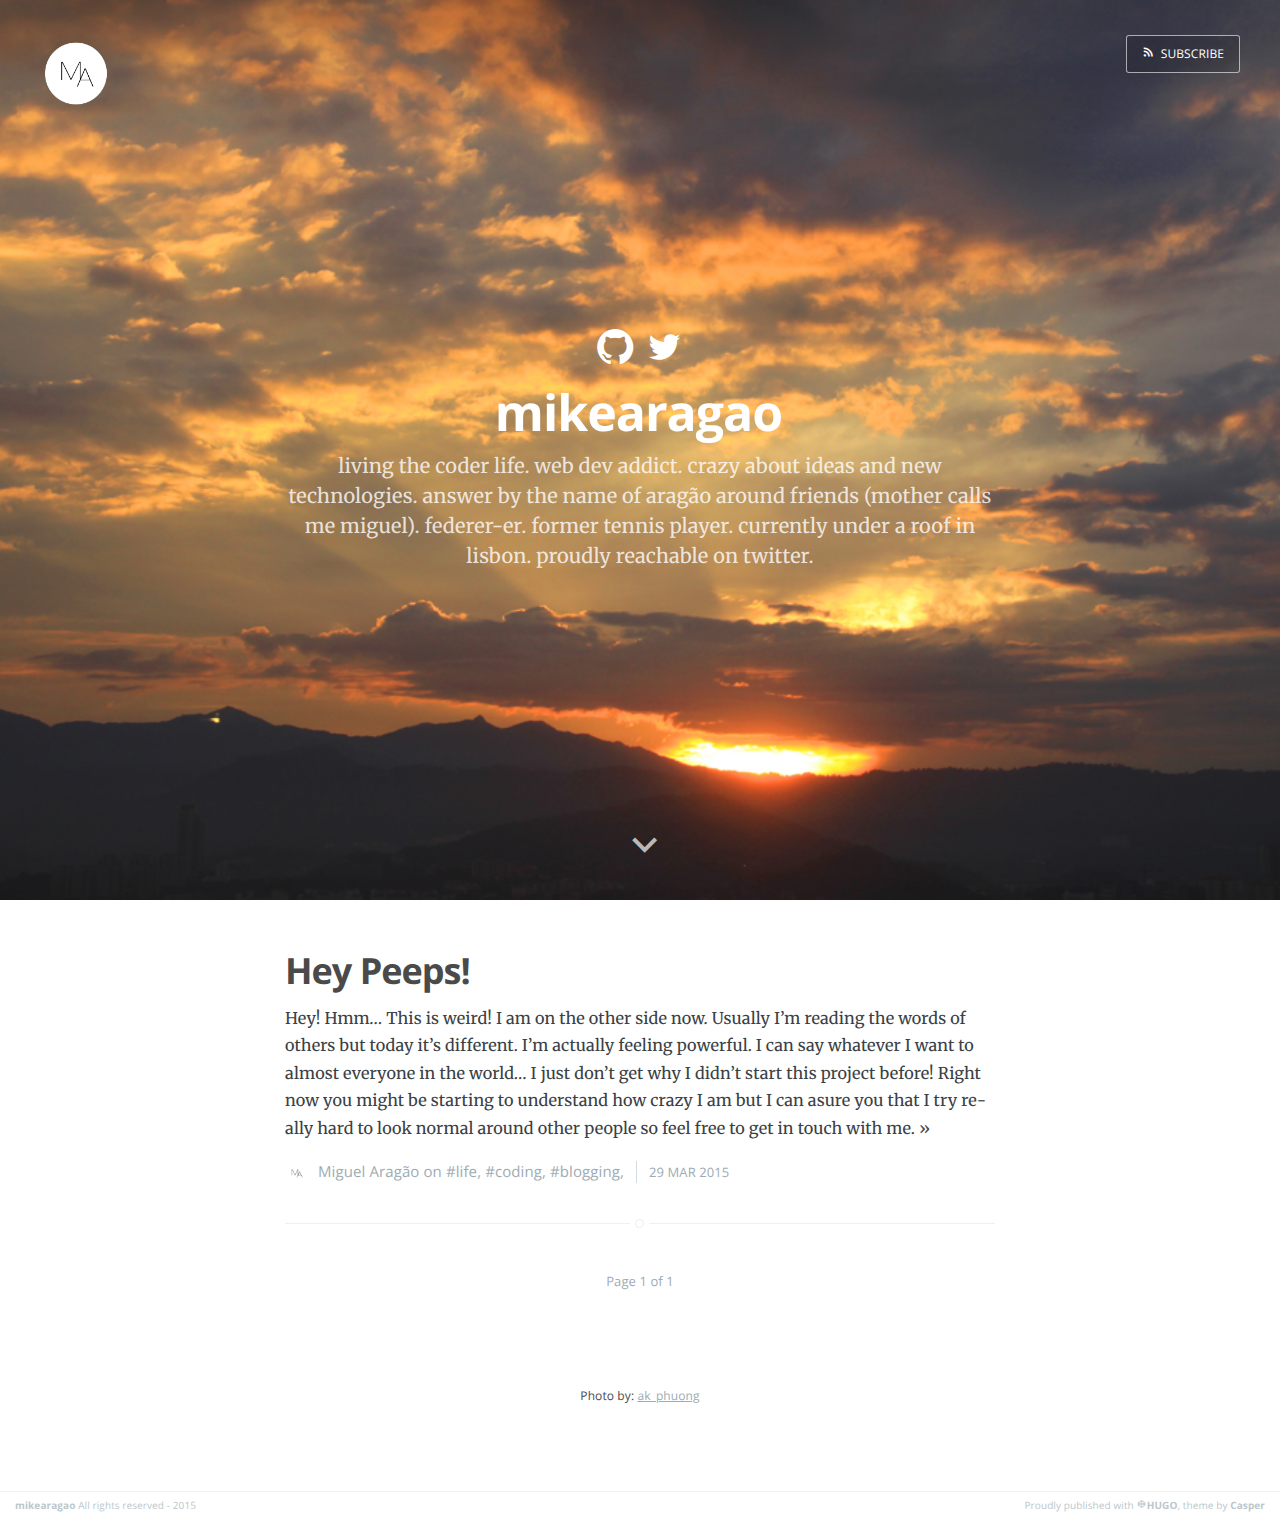
<file: index.html>
<!DOCTYPE html>
<html lang="en-us">
<head>
    
    <meta charset="utf-8" />
    <meta http-equiv="X-UA-Compatible" content="IE=edge" />

  	<meta property="og:title" content=" mikearagao" />
  	<meta property="og:site_name" content="mikearagao" />
  	<meta property="og:url" content="/" />
    
    
    <meta property="og:type" content="website" />
    

  <title>
     mikearagao
  </title>

    <meta name="description" content="living the coder life. web dev addict. crazy about ideas and new technologies. answer by the name of aragão around friends (mother calls me miguel). federer-er. former tennis player. currently under a roof in lisbon. proudly reachable on twitter." />

    <meta name="HandheldFriendly" content="True" />
    <meta name="viewport" content="width=device-width, initial-scale=1.0" />

    <link rel="shortcut icon" href="/images/favicon.ico?v=2">
	  <link rel="apple-touch-icon" href="/images/apple-touch-icon.png" />
    
    <link rel="stylesheet" type="text/css" href="/css/screen.css" />
    <link rel="stylesheet" type="text/css" href="//fonts.googleapis.com/css?family=Merriweather:300,700,700italic,300italic|Open+Sans:700,400" />

    
    
    
    <link href="/index.xml" rel="alternate" type="application/rss+xml" title="mikearagao" />
    
    <meta name="generator" content="Hugo 0.14-DEV" />

    <link rel="canonical" href="/" />

    
    <script>
      (function(i,s,o,g,r,a,m){i['GoogleAnalyticsObject']=r;i[r]=i[r]||function(){
      (i[r].q=i[r].q||[]).push(arguments)},i[r].l=1*new Date();a=s.createElement(o),
      m=s.getElementsByTagName(o)[0];a.async=1;a.src=g;m.parentNode.insertBefore(a,m)
      })(window,document,'script','//www.google-analytics.com/analytics.js','ga');

      ga('create', 'UA-61294491-1', 'auto');
      ga('send', 'pageview');

    </script>
    
</head>
<body class="nav-closed">

  <div class="nav">
    <h3 class="nav-title">Menu</h3>
    <a href="#" class="nav-close">
        <span class="hidden">Close</span>
    </a>
    <ul>
        
    </ul>
    <a class="subscribe-button icon-feed" href="/index.xml">Subscribe</a>
</div>
<span class="nav-cover"></span>

 <div class="site-wrapper">


<header class="main-header " style="background-image: url(/images/cover.jpg)">

    
    <nav class="main-nav overlay clearfix">
        
            <a class="blog-logo" href="/"><img src="/images/logo.png" alt="Blog Logo" /></a>
        
        
            <a class="menu-button icon-feed" href="/index.xml">&nbsp;&nbsp;Subscribe</a>
        
    </nav>
    <div class="vertical">
        <div class="main-header-content inner">
            
                <a class="my-blog-logo" href="https://github.com/mikearagao" target="_blank">
                    <span class="icon-github" style="color:white; font-size:2em"></span>
                </a>
            
            &nbsp;
            
                <a class="my-blog-logo" href="https://twitter.com/mikearagao" target="_blank">
                    <span class="icon-twitter" style="color:white; font-size:2em"></span>
                </a>
            
            <h1 class="page-title">mikearagao</h1>
            <h2 class="page-description">living the coder life. web dev addict. crazy about ideas and new technologies. answer by the name of aragão around friends (mother calls me miguel). federer-er. former tennis player. currently under a roof in lisbon. proudly reachable on twitter.</h2>
        </div>
    </div>
    <a class="scroll-down icon-arrow-left" href="#content"><span class="hidden">Scroll Down</span></a>
</header>


<main id="content" class="content" role="main">

    

    <div class="extra-pagination inner">
        <nav class="pagination" role="navigation">
	
	<span class="page-number">Page 1 of 1</span>
	
</nav>

    </div>

    
        
<article class="post post">
    <header class="post-header">
        <h2 class="post-title"><a href="/post/hey-peeps/">Hey Peeps!</a></h2>
    </header>
    <section class="post-excerpt">
        <p>Hey! Hmm&hellip; This is weird! I am on the other side now. Usually I&rsquo;m reading the words of others but today it&rsquo;s different. I&rsquo;m actually feeling powerful. I can say whatever I want to almost everyone in the world&hellip; I just don&rsquo;t get why I didn&rsquo;t start this project before! Right now you might be starting to understand how crazy I am but I can asure you that I try really hard to look normal around other people so feel free to get in touch with me. <a class="read-more" href="/post/hey-peeps/">&raquo;</a></p>
    </section>
    <footer class="post-meta">
        
            <img class="author-thumb" src="/images/logo.png" alt="Author image" nopin="nopin" />
        
        
            Miguel Aragão
        
        on 
            
                <a href="/tags/life/">#life</a>,
            
                <a href="/tags/coding/">#coding</a>,
            
                <a href="/tags/blogging/">#blogging</a>,
            
        
        <time class="post-date" datetime="2015-03-29T02:54:28&#43;01:00">
            29 Mar 2015
        </time>
    </footer>
</article>




    

    <nav class="pagination" role="navigation">
	
	<span class="page-number">Page 1 of 1</span>
	
</nav>


    
        <nav class="photo-credits">
            
                <p>Photo by: <a class="photo-credits" href="https://www.flickr.com/photos/54346769@N03/" target="_blank">ak_phuong</a></p>
            
        </nav>
    

</main>

    <footer class="site-footer clearfix">
        <section class="copyright"><a href="">mikearagao</a> All rights reserved - 2015</section>
        <section class="poweredby">Proudly published with <a class="icon-hugo" href="http://gohugo.io">HUGO</a>, theme by <a class="icon-theme" href="https://github.com/TryGhost/Casper">Casper</a></section>
    </footer>
    </div>
    <script type="text/javascript" src="/js/jquery.js"></script>
    <script type="text/javascript" src="/js/jquery.fitvids.js"></script>
    <script type="text/javascript" src="/js/index.js"></script>

</body>
</html>
</file>
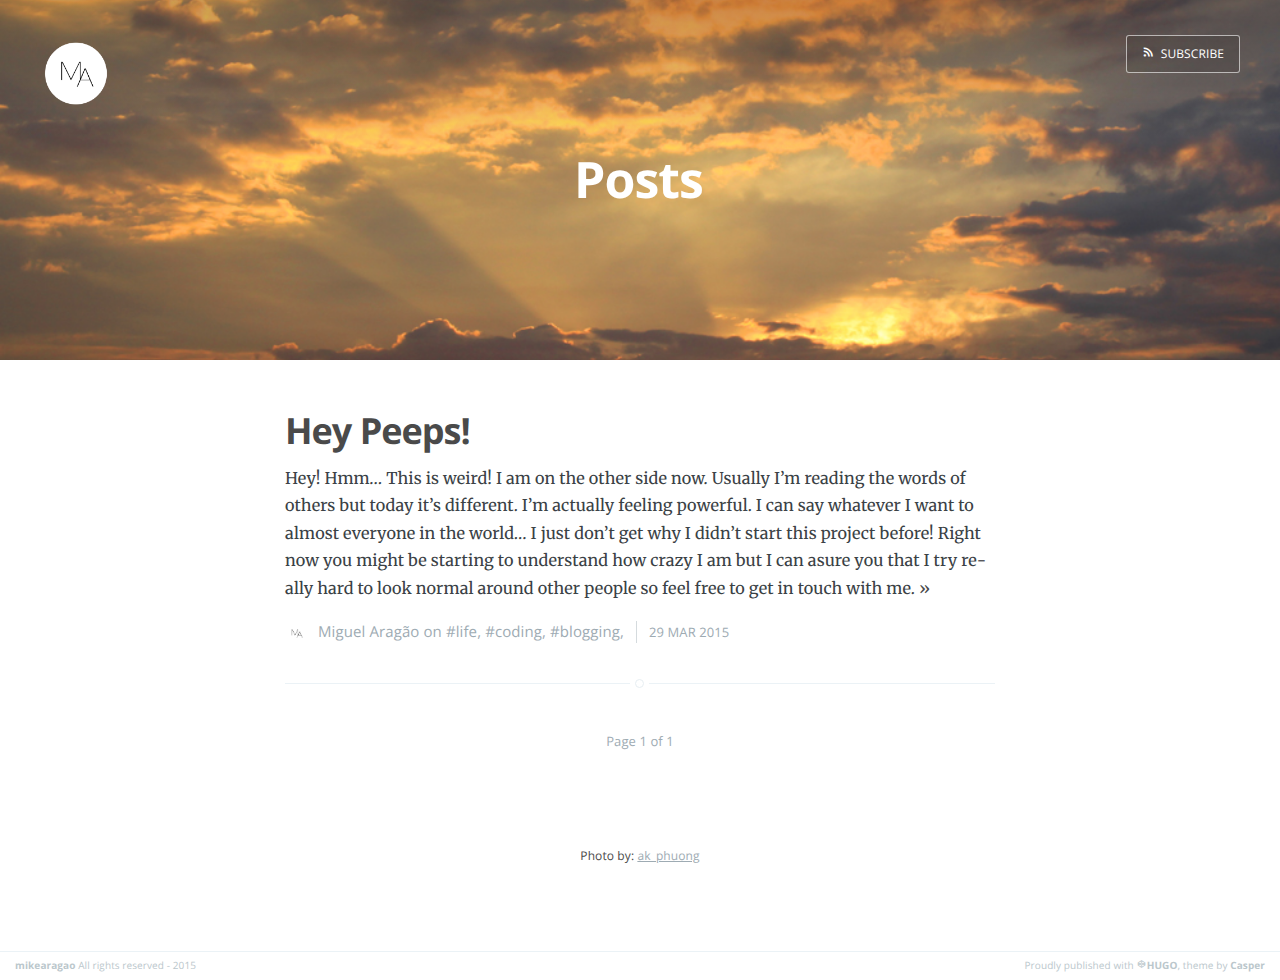
<file: post/index.html>
<!DOCTYPE html>
<html lang="en-us">
<head>
    
    <meta charset="utf-8" />
    <meta http-equiv="X-UA-Compatible" content="IE=edge" />

  	<meta property="og:title" content=" Posts &middot;  mikearagao" />
  	<meta property="og:site_name" content="mikearagao" />
  	<meta property="og:url" content="/post/" />
    
    
    <meta property="og:type" content="website" />
    

  <title>
     Posts &middot;  mikearagao
  </title>

    <meta name="description" content="living the coder life. web dev addict. crazy about ideas and new technologies. answer by the name of aragão around friends (mother calls me miguel). federer-er. former tennis player. currently under a roof in lisbon. proudly reachable on twitter." />

    <meta name="HandheldFriendly" content="True" />
    <meta name="viewport" content="width=device-width, initial-scale=1.0" />

    <link rel="shortcut icon" href="/images/favicon.ico?v=2">
	  <link rel="apple-touch-icon" href="/images/apple-touch-icon.png" />
    
    <link rel="stylesheet" type="text/css" href="/css/screen.css" />
    <link rel="stylesheet" type="text/css" href="//fonts.googleapis.com/css?family=Merriweather:300,700,700italic,300italic|Open+Sans:700,400" />

    
    <link href="/index.xml" rel="alternate" type="application/rss+xml" title="mikearagao" />
    
    
    
    <link href="/post/index.xml" rel="alternate" type="application/rss+xml" title="Posts &middot; mikearagao" />
    
    <meta name="generator" content="Hugo 0.14-DEV" />

    <link rel="canonical" href="/post/" />

    
    <script>
      (function(i,s,o,g,r,a,m){i['GoogleAnalyticsObject']=r;i[r]=i[r]||function(){
      (i[r].q=i[r].q||[]).push(arguments)},i[r].l=1*new Date();a=s.createElement(o),
      m=s.getElementsByTagName(o)[0];a.async=1;a.src=g;m.parentNode.insertBefore(a,m)
      })(window,document,'script','//www.google-analytics.com/analytics.js','ga');

      ga('create', 'UA-61294491-1', 'auto');
      ga('send', 'pageview');

    </script>
    
</head>
<body class="nav-closed">

  <div class="nav">
    <h3 class="nav-title">Menu</h3>
    <a href="#" class="nav-close">
        <span class="hidden">Close</span>
    </a>
    <ul>
        
    </ul>
    <a class="subscribe-button icon-feed" href="/post/index.xml">Subscribe</a>
</div>
<span class="nav-cover"></span>

 <div class="site-wrapper">



	<header class="main-header tag-head" style="background-image: url(/images/cover.jpg)">

    <nav class="main-nav overlay clearfix">
      
        <a class="blog-logo" href="/"><img src="/images/logo.png" alt="Home" /></a>
      
      
          <a class="menu-button icon-feed" href="/post/index.xml">&nbsp;&nbsp;Subscribe</a>
      
    </nav>
    <div class="vertical">
        <div class="main-header-content inner">
            <h1 class="page-title">Posts</h1>
            <h2 class="page-description">
                
            </h2>
        </div>
    </div>
</header>

<main class="content" role="main">
    

	<div class="extra-pagination inner">
    <nav class="pagination" role="navigation">
	
	<span class="page-number">Page 1 of 1</span>
	
</nav>

	</div>

	
	   
<article class="post post">
    <header class="post-header">
        <h2 class="post-title"><a href="/post/hey-peeps/">Hey Peeps!</a></h2>
    </header>
    <section class="post-excerpt">
        <p>Hey! Hmm&hellip; This is weird! I am on the other side now. Usually I&rsquo;m reading the words of others but today it&rsquo;s different. I&rsquo;m actually feeling powerful. I can say whatever I want to almost everyone in the world&hellip; I just don&rsquo;t get why I didn&rsquo;t start this project before! Right now you might be starting to understand how crazy I am but I can asure you that I try really hard to look normal around other people so feel free to get in touch with me. <a class="read-more" href="/post/hey-peeps/">&raquo;</a></p>
    </section>
    <footer class="post-meta">
        
            <img class="author-thumb" src="/images/logo.png" alt="Author image" nopin="nopin" />
        
        
            Miguel Aragão
        
        on 
            
                <a href="/tags/life/">#life</a>,
            
                <a href="/tags/coding/">#coding</a>,
            
                <a href="/tags/blogging/">#blogging</a>,
            
        
        <time class="post-date" datetime="2015-03-29T02:54:28&#43;01:00">
            29 Mar 2015
        </time>
    </footer>
</article>




	

	<nav class="pagination" role="navigation">
	
	<span class="page-number">Page 1 of 1</span>
	
</nav>


  
      <nav class="photo-credits">
          
              <p>Photo by: <a class="photo-credits" href="https://www.flickr.com/photos/54346769@N03/" target="_blank">ak_phuong</a></p>
          
      </nav>
  
</main>



    <footer class="site-footer clearfix">
        <section class="copyright"><a href="">mikearagao</a> All rights reserved - 2015</section>
        <section class="poweredby">Proudly published with <a class="icon-hugo" href="http://gohugo.io">HUGO</a>, theme by <a class="icon-theme" href="https://github.com/TryGhost/Casper">Casper</a></section>
    </footer>
    </div>
    <script type="text/javascript" src="/js/jquery.js"></script>
    <script type="text/javascript" src="/js/jquery.fitvids.js"></script>
    <script type="text/javascript" src="/js/index.js"></script>

</body>
</html>
</file>
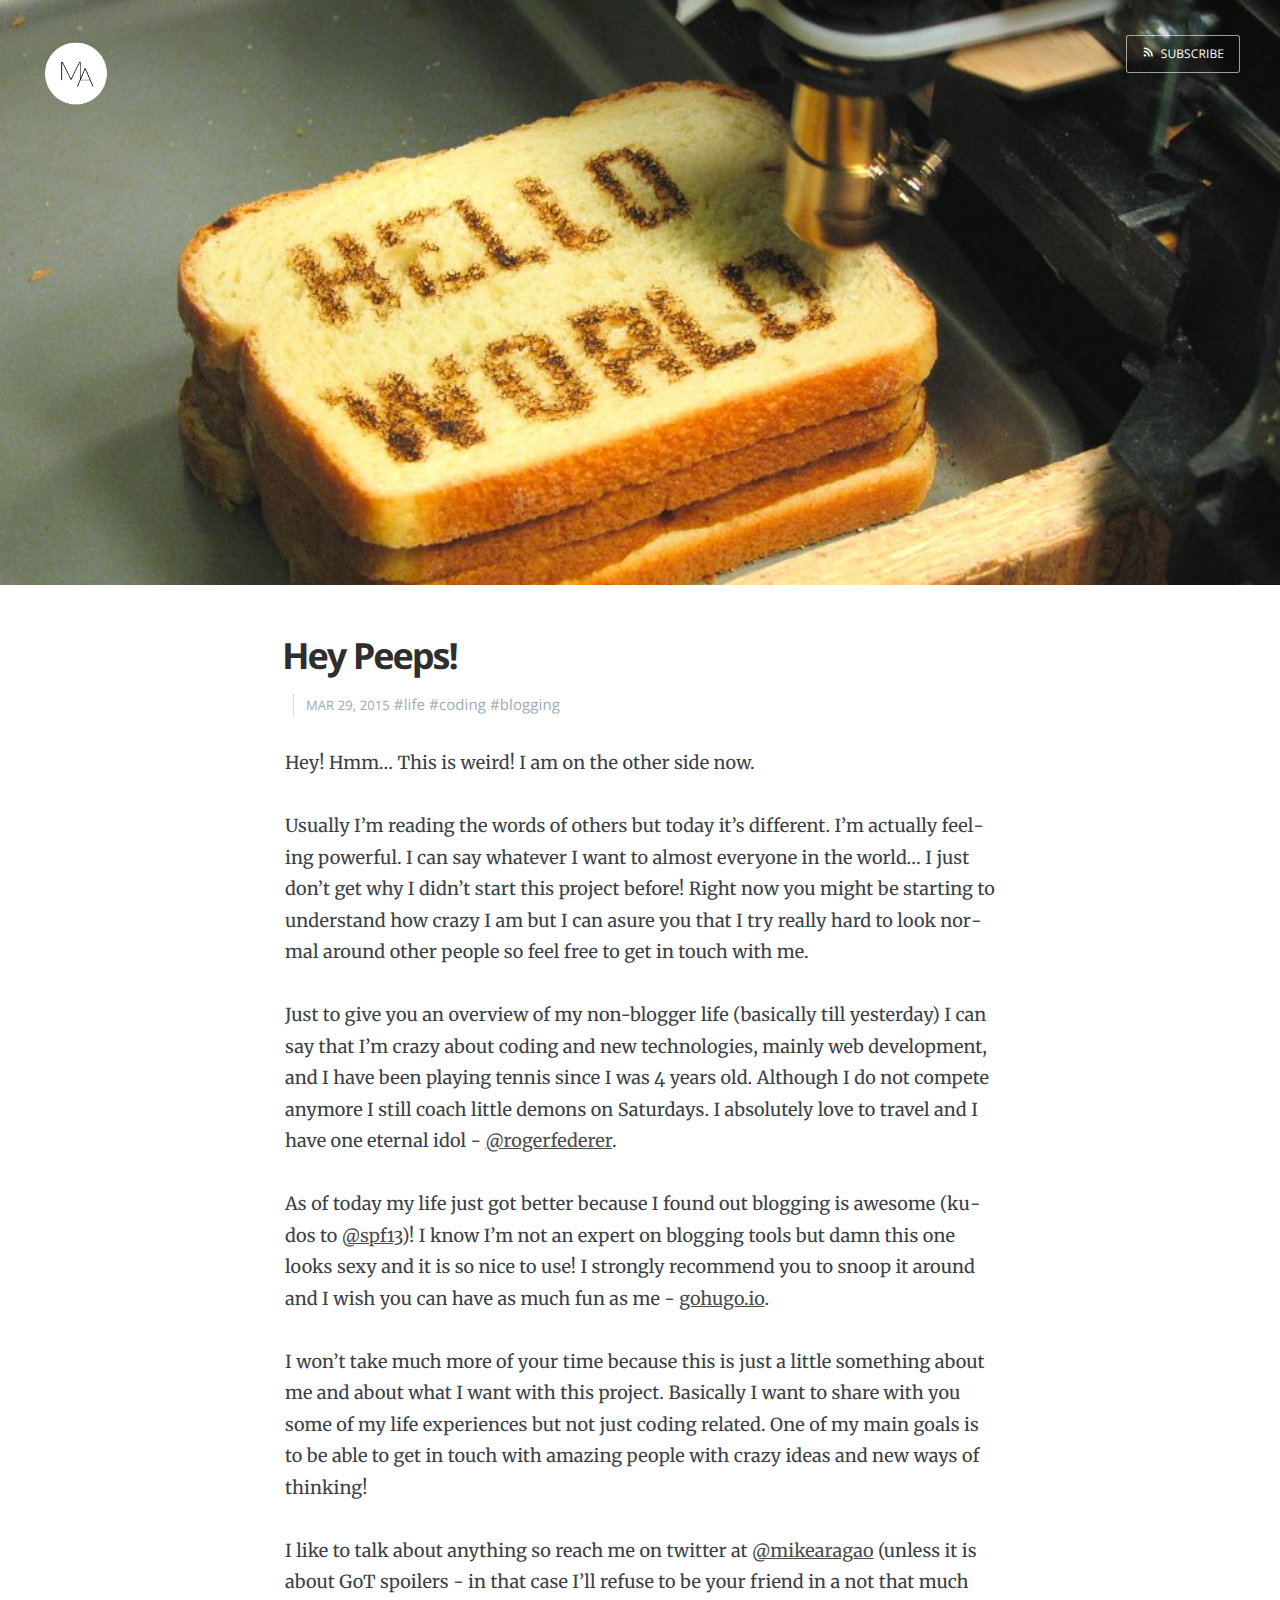
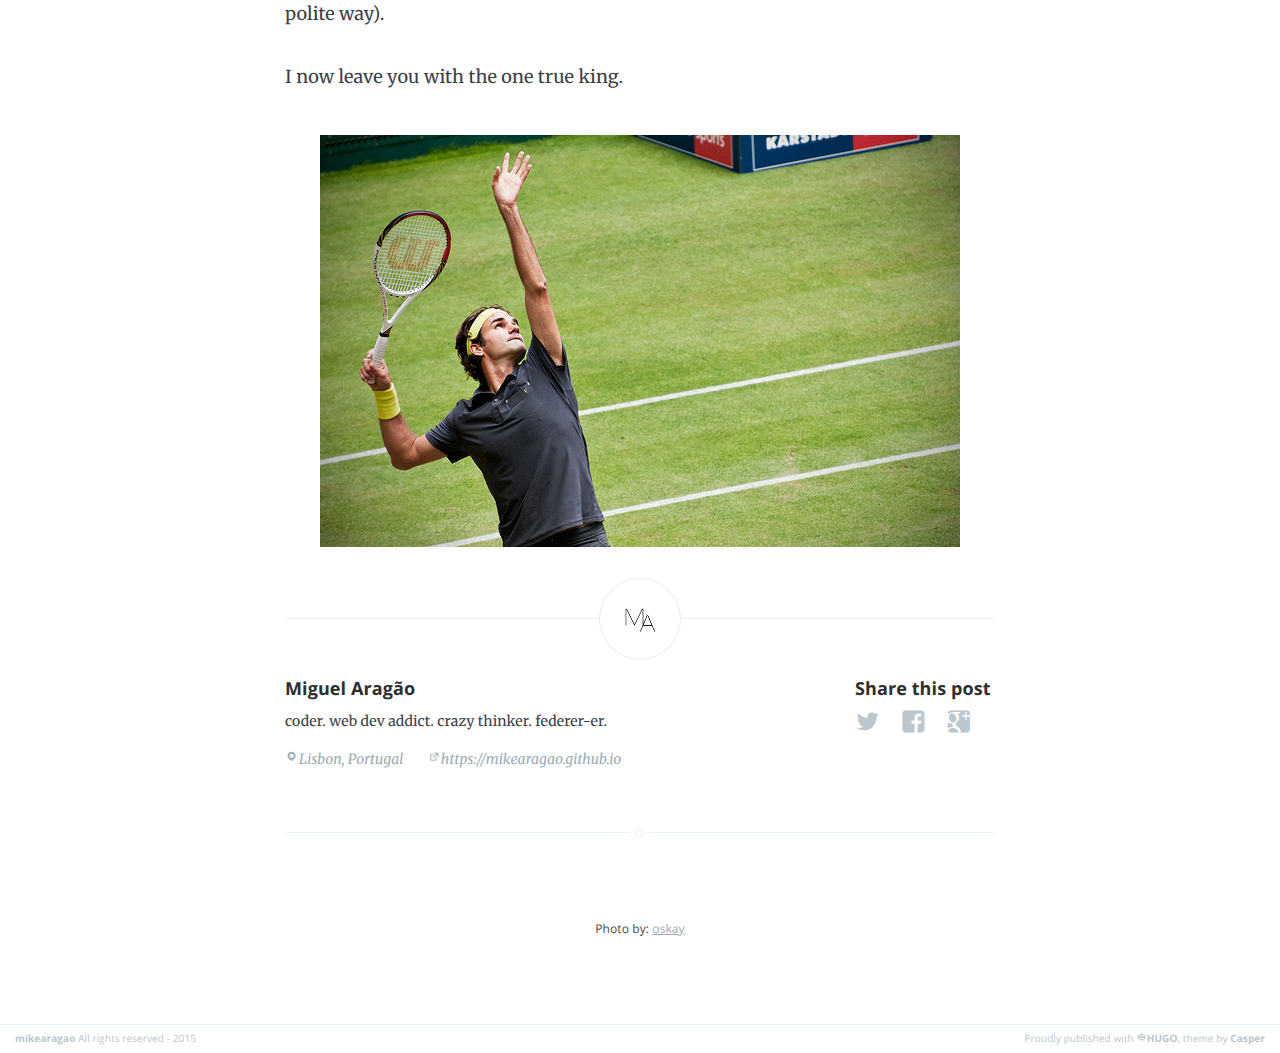
<file: post/hey-peeps/index.html>
<!DOCTYPE html>
<html lang="en-us">
<head>
    
    <meta charset="utf-8" />
    <meta http-equiv="X-UA-Compatible" content="IE=edge" />

  	<meta property="og:title" content=" Hey Peeps! &middot;  mikearagao" />
  	<meta property="og:site_name" content="mikearagao" />
  	<meta property="og:url" content="/post/hey-peeps/" />
    
    
  	<meta property="og:type" content="article" />

    <meta property="og:article:published_time" content="2015-03-29T02:54:28&#43;01:00" />

    
    <meta property="og:article:tag" content="life" />
    
    <meta property="og:article:tag" content="coding" />
    
    <meta property="og:article:tag" content="blogging" />
    
    

  <title>
     Hey Peeps! &middot;  mikearagao
  </title>

    <meta name="description" content="living the coder life. web dev addict. crazy about ideas and new technologies. answer by the name of aragão around friends (mother calls me miguel). federer-er. former tennis player. currently under a roof in lisbon. proudly reachable on twitter." />

    <meta name="HandheldFriendly" content="True" />
    <meta name="viewport" content="width=device-width, initial-scale=1.0" />

    <link rel="shortcut icon" href="/images/favicon.ico?v=2">
	  <link rel="apple-touch-icon" href="/images/apple-touch-icon.png" />
    
    <link rel="stylesheet" type="text/css" href="/css/screen.css" />
    <link rel="stylesheet" type="text/css" href="//fonts.googleapis.com/css?family=Merriweather:300,700,700italic,300italic|Open+Sans:700,400" />

    
    <link href="/index.xml" rel="alternate" type="application/rss+xml" title="mikearagao" />
    
    
    
    <meta name="generator" content="Hugo 0.14-DEV" />

    <link rel="canonical" href="/post/hey-peeps/" />

    
    <script>
      (function(i,s,o,g,r,a,m){i['GoogleAnalyticsObject']=r;i[r]=i[r]||function(){
      (i[r].q=i[r].q||[]).push(arguments)},i[r].l=1*new Date();a=s.createElement(o),
      m=s.getElementsByTagName(o)[0];a.async=1;a.src=g;m.parentNode.insertBefore(a,m)
      })(window,document,'script','//www.google-analytics.com/analytics.js','ga');

      ga('create', 'UA-61294491-1', 'auto');
      ga('send', 'pageview');

    </script>
    
</head>
<body class="nav-closed">

  <div class="nav">
    <h3 class="nav-title">Menu</h3>
    <a href="#" class="nav-close">
        <span class="hidden">Close</span>
    </a>
    <ul>
        
    </ul>
    <a class="subscribe-button icon-feed" href="/index.xml">Subscribe</a>
</div>
<span class="nav-cover"></span>

 <div class="site-wrapper">



<header class="main-header post-head" style="background-image: url(/images/post/hey-peeps.jpg)">
  <nav class="main-nav overlay clearfix">


  
      <a class="blog-logo" href="/"><img src="/images/logo.png" alt="Home" /></a>
  
  
      <a class="menu-button icon-feed" href="/index.xml">&nbsp;&nbsp;Subscribe</a>
  
  </nav>
</header>



<main class="content" role="main">




  <article class="post">

    <header class="post-header">
        <h1 class="post-title">Hey Peeps!</h1>
        <section class="post-meta">
          <time class="post-date" datetime="2015-03-29T02:54:28&#43;01:00">
            Mar 29, 2015
          </time>

         
          <span class="post-tag small"><a href="/tags/life/">#life</a></span>
         
          <span class="post-tag small"><a href="/tags/coding/">#coding</a></span>
         
          <span class="post-tag small"><a href="/tags/blogging/">#blogging</a></span>
         
        </section>
    </header>
  
    <section class="post-content">
      <p></br>
Hey! Hmm&hellip; This is weird! I am on the other side now.</p>

<p>Usually I&rsquo;m reading the words of others but today it&rsquo;s different. I&rsquo;m actually feeling powerful. I can say whatever I want to almost everyone in the world&hellip; I just don&rsquo;t get why I didn&rsquo;t start this project before! Right now you might be starting to understand how crazy I am but I can asure you that I try really hard to look normal around other people so feel free to get in touch with me.</p>

<p>Just to give you an overview of my non-blogger life (basically till yesterday) I can say that I&rsquo;m crazy about coding and new technologies, mainly web development, and I have been playing tennis since I was 4 years old. Although I do not compete anymore I still coach little demons on Saturdays. I absolutely love to travel and I have one eternal idol - <a href="https://twitter.com/rogerfederer">@rogerfederer</a>.</p>

<p>As of today my life just got better because I found out blogging is awesome (kudos to <a href="https://twitter.com/spf13">@spf13</a>)! I know I&rsquo;m not an expert on blogging tools but damn this one looks sexy and it is so nice to use! I strongly recommend you to snoop it around and I wish you can have as much fun as me - <a href="http://gohugo.io/">gohugo.io</a>.</p>

<p>I won&rsquo;t take much more of your time because this is just a little something about me and about what I want with this project. Basically I want to share with you some of my life experiences but not just coding related. One of my main goals is to be able to get in touch with amazing people with crazy ideas and new ways of thinking!</p>

<p>I like to talk about anything so reach me on twitter at <a href="https://twitter.com/mikearagao">@mikearagao</a> (unless it is about GoT spoilers - in that case I&rsquo;ll refuse to be your friend in a not that much polite way).</p>

<p>I now leave you with the one true king.</p>

<p><img src="/images/post/king-roger.jpg" alt="Roger Federer" />
</p>

    </section>


  <footer class="post-footer">


    
    <figure class="author-image">
        <a class="img" href="/" style="background-image: url(/images/logo.png)"><span class="hidden">Miguel Aragão's Picture</span></a>
    </figure>
    


    <section class="author">
        <h4><a href="/">Miguel Aragão</a></h4>
        
            <p>coder. web dev addict. crazy thinker. federer-er.</p>
        
        <div class="author-meta">
            <span class="author-location icon-location">Lisbon, Portugal</span>
            <span class="author-link icon-link"><a href="https://mikearagao.github.io">https://mikearagao.github.io</a></span>
        </div>
    </section>


    
    <section class="share">
      <h4>Share this post</h4>
      <a class="icon-twitter" style="font-size: 1.4em" href="https://twitter.com/share?text=Hey%20Peeps%21&amp;url=%2fpost%2fhey-peeps%2f"
          onclick="window.open(this.href, 'twitter-share', 'width=550,height=235');return false;">
          <span class="hidden">Twitter</span>
      </a>
      <a class="icon-facebook" style="font-size: 1.4em" href="https://www.facebook.com/sharer/sharer.php?u=%2fpost%2fhey-peeps%2f"
          onclick="window.open(this.href, 'facebook-share','width=580,height=296');return false;">
          <span class="hidden">Facebook</span>
      </a>
      <a class="icon-google-plus" style="font-size: 1.4em" href="https://plus.google.com/share?url=%2fpost%2fhey-peeps%2f"
         onclick="window.open(this.href, 'google-plus-share', 'width=490,height=530');return false;">
          <span class="hidden">Google+</span>
      </a>
    </section>

    
    
    <div id="disqus_thread"></div>
    <script type="text/javascript">
      var disqus_shortname = 'mikearagao';
      (function() {
        var dsq = document.createElement('script'); dsq.type = 'text/javascript'; dsq.async = true;
        dsq.src = '//' + disqus_shortname + '.disqus.com/embed.js';
        (document.getElementsByTagName('head')[0] || document.getElementsByTagName('body')[0]).appendChild(dsq);
      })();
    </script>
    <noscript>Please enable JavaScript to view the <a href="https://disqus.com/?ref_noscript">comments powered by Disqus.</a></noscript>
    
    

  </footer>
</article>


  <nav class="photo-credits">
    
      <p>Photo by: <a class="photo-credits" href="https://www.flickr.com/photos/oskay/" target="_blank">oskay</a></p>
    
  </nav>


</main>
    <footer class="site-footer clearfix">
        <section class="copyright"><a href="">mikearagao</a> All rights reserved - 2015</section>
        <section class="poweredby">Proudly published with <a class="icon-hugo" href="http://gohugo.io">HUGO</a>, theme by <a class="icon-theme" href="https://github.com/TryGhost/Casper">Casper</a></section>
    </footer>
    </div>
    <script type="text/javascript" src="/js/jquery.js"></script>
    <script type="text/javascript" src="/js/jquery.fitvids.js"></script>
    <script type="text/javascript" src="/js/index.js"></script>

</body>
</html>
</file>
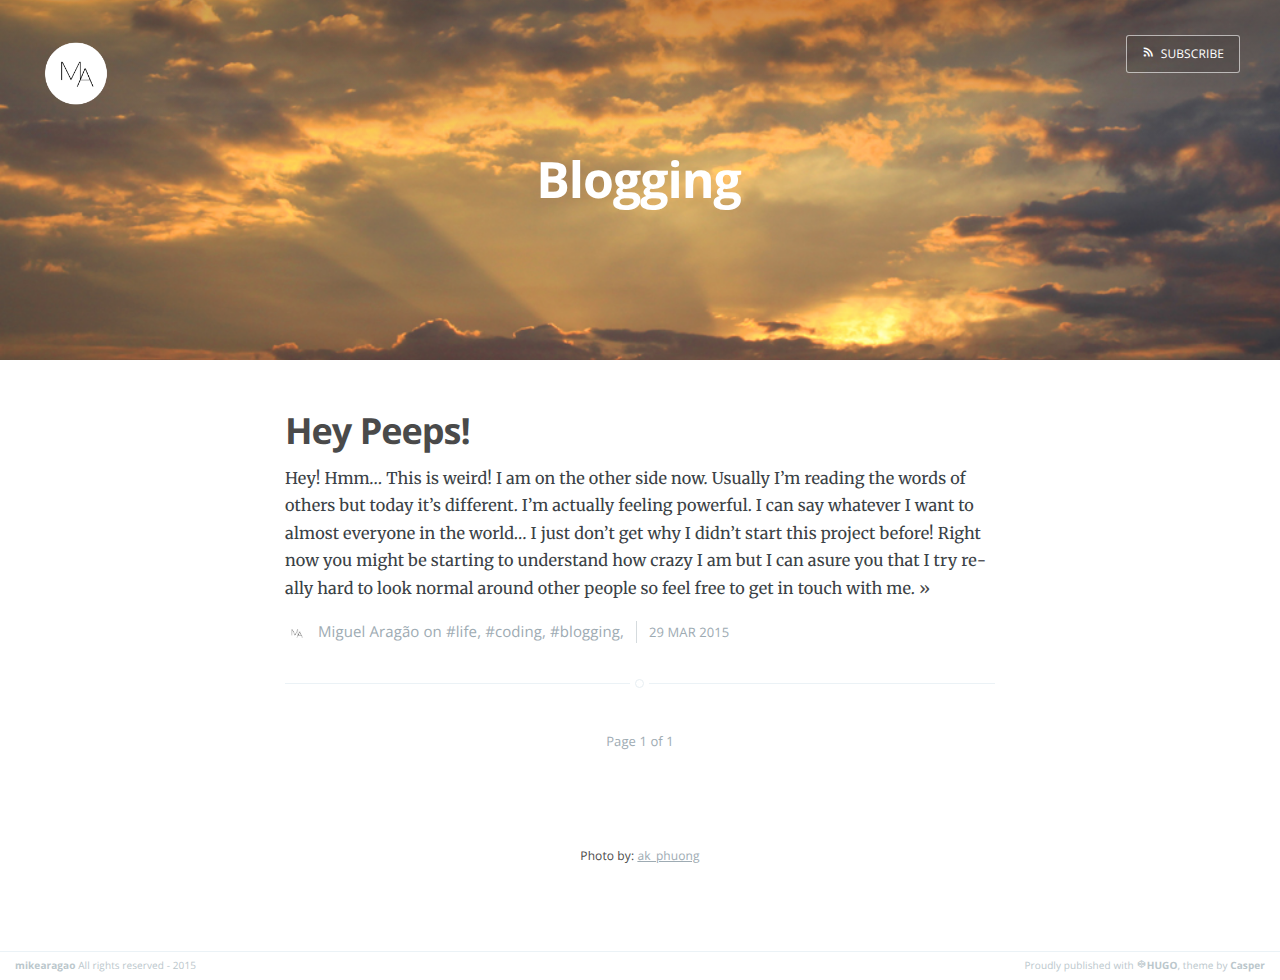
<file: tags/blogging/index.html>
<!DOCTYPE html>
<html lang="en-us">
<head>
    
    <meta charset="utf-8" />
    <meta http-equiv="X-UA-Compatible" content="IE=edge" />

  	<meta property="og:title" content=" Blogging &middot;  mikearagao" />
  	<meta property="og:site_name" content="mikearagao" />
  	<meta property="og:url" content="/tags/blogging/" />
    
    
    <meta property="og:type" content="website" />
    

  <title>
     Blogging &middot;  mikearagao
  </title>

    <meta name="description" content="living the coder life. web dev addict. crazy about ideas and new technologies. answer by the name of aragão around friends (mother calls me miguel). federer-er. former tennis player. currently under a roof in lisbon. proudly reachable on twitter." />

    <meta name="HandheldFriendly" content="True" />
    <meta name="viewport" content="width=device-width, initial-scale=1.0" />

    <link rel="shortcut icon" href="/images/favicon.ico?v=2">
	  <link rel="apple-touch-icon" href="/images/apple-touch-icon.png" />
    
    <link rel="stylesheet" type="text/css" href="/css/screen.css" />
    <link rel="stylesheet" type="text/css" href="//fonts.googleapis.com/css?family=Merriweather:300,700,700italic,300italic|Open+Sans:700,400" />

    
    <link href="/index.xml" rel="alternate" type="application/rss+xml" title="mikearagao" />
    
    
    
    <link href="/tags/blogging/index.xml" rel="alternate" type="application/rss+xml" title="Blogging &middot; mikearagao" />
    
    <meta name="generator" content="Hugo 0.14-DEV" />

    <link rel="canonical" href="/tags/blogging/" />

    
    <script>
      (function(i,s,o,g,r,a,m){i['GoogleAnalyticsObject']=r;i[r]=i[r]||function(){
      (i[r].q=i[r].q||[]).push(arguments)},i[r].l=1*new Date();a=s.createElement(o),
      m=s.getElementsByTagName(o)[0];a.async=1;a.src=g;m.parentNode.insertBefore(a,m)
      })(window,document,'script','//www.google-analytics.com/analytics.js','ga');

      ga('create', 'UA-61294491-1', 'auto');
      ga('send', 'pageview');

    </script>
    
</head>
<body class="nav-closed">

  <div class="nav">
    <h3 class="nav-title">Menu</h3>
    <a href="#" class="nav-close">
        <span class="hidden">Close</span>
    </a>
    <ul>
        
    </ul>
    <a class="subscribe-button icon-feed" href="/tags/blogging/index.xml">Subscribe</a>
</div>
<span class="nav-cover"></span>

 <div class="site-wrapper">



	<header class="main-header tag-head" style="background-image: url(/images/cover.jpg)">

    <nav class="main-nav overlay clearfix">
      
        <a class="blog-logo" href="/"><img src="/images/logo.png" alt="Home" /></a>
      
      
          <a class="menu-button icon-feed" href="/tags/blogging/index.xml">&nbsp;&nbsp;Subscribe</a>
      
    </nav>
    <div class="vertical">
        <div class="main-header-content inner">
            <h1 class="page-title">Blogging</h1>
            <h2 class="page-description">
                
            </h2>
        </div>
    </div>
</header>

<main class="content" role="main">
    

	<div class="extra-pagination inner">
    <nav class="pagination" role="navigation">
	
	<span class="page-number">Page 1 of 1</span>
	
</nav>

	</div>

	
	   
<article class="post post">
    <header class="post-header">
        <h2 class="post-title"><a href="/post/hey-peeps/">Hey Peeps!</a></h2>
    </header>
    <section class="post-excerpt">
        <p>Hey! Hmm&hellip; This is weird! I am on the other side now. Usually I&rsquo;m reading the words of others but today it&rsquo;s different. I&rsquo;m actually feeling powerful. I can say whatever I want to almost everyone in the world&hellip; I just don&rsquo;t get why I didn&rsquo;t start this project before! Right now you might be starting to understand how crazy I am but I can asure you that I try really hard to look normal around other people so feel free to get in touch with me. <a class="read-more" href="/post/hey-peeps/">&raquo;</a></p>
    </section>
    <footer class="post-meta">
        
            <img class="author-thumb" src="/images/logo.png" alt="Author image" nopin="nopin" />
        
        
            Miguel Aragão
        
        on 
            
                <a href="/tags/life/">#life</a>,
            
                <a href="/tags/coding/">#coding</a>,
            
                <a href="/tags/blogging/">#blogging</a>,
            
        
        <time class="post-date" datetime="2015-03-29T02:54:28&#43;01:00">
            29 Mar 2015
        </time>
    </footer>
</article>




	

	<nav class="pagination" role="navigation">
	
	<span class="page-number">Page 1 of 1</span>
	
</nav>


  
      <nav class="photo-credits">
          
              <p>Photo by: <a class="photo-credits" href="https://www.flickr.com/photos/54346769@N03/" target="_blank">ak_phuong</a></p>
          
      </nav>
  
</main>



    <footer class="site-footer clearfix">
        <section class="copyright"><a href="">mikearagao</a> All rights reserved - 2015</section>
        <section class="poweredby">Proudly published with <a class="icon-hugo" href="http://gohugo.io">HUGO</a>, theme by <a class="icon-theme" href="https://github.com/TryGhost/Casper">Casper</a></section>
    </footer>
    </div>
    <script type="text/javascript" src="/js/jquery.js"></script>
    <script type="text/javascript" src="/js/jquery.fitvids.js"></script>
    <script type="text/javascript" src="/js/index.js"></script>

</body>
</html>
</file>
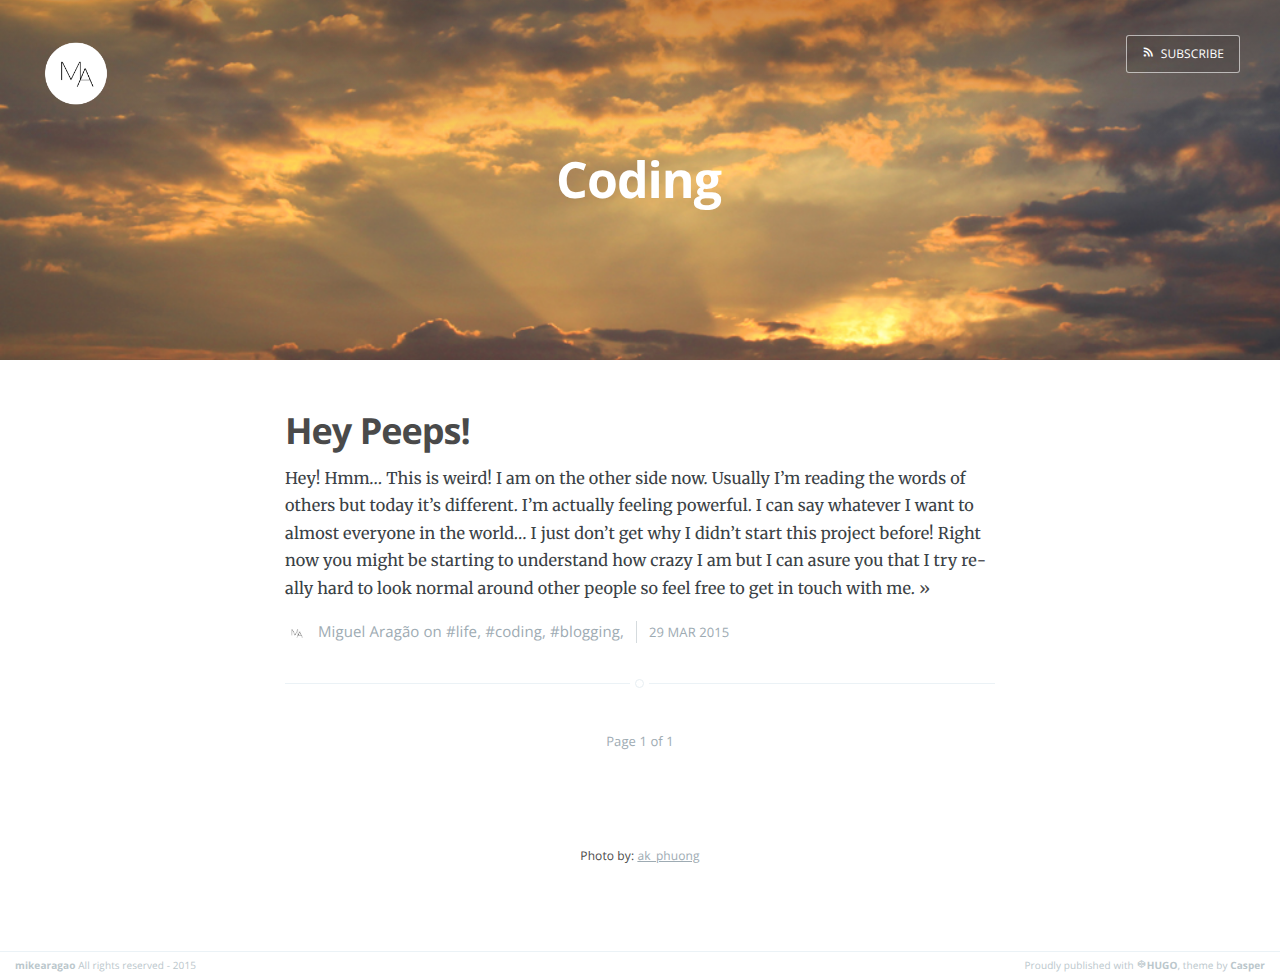
<file: tags/coding/index.html>
<!DOCTYPE html>
<html lang="en-us">
<head>
    
    <meta charset="utf-8" />
    <meta http-equiv="X-UA-Compatible" content="IE=edge" />

  	<meta property="og:title" content=" Coding &middot;  mikearagao" />
  	<meta property="og:site_name" content="mikearagao" />
  	<meta property="og:url" content="/tags/coding/" />
    
    
    <meta property="og:type" content="website" />
    

  <title>
     Coding &middot;  mikearagao
  </title>

    <meta name="description" content="living the coder life. web dev addict. crazy about ideas and new technologies. answer by the name of aragão around friends (mother calls me miguel). federer-er. former tennis player. currently under a roof in lisbon. proudly reachable on twitter." />

    <meta name="HandheldFriendly" content="True" />
    <meta name="viewport" content="width=device-width, initial-scale=1.0" />

    <link rel="shortcut icon" href="/images/favicon.ico?v=2">
	  <link rel="apple-touch-icon" href="/images/apple-touch-icon.png" />
    
    <link rel="stylesheet" type="text/css" href="/css/screen.css" />
    <link rel="stylesheet" type="text/css" href="//fonts.googleapis.com/css?family=Merriweather:300,700,700italic,300italic|Open+Sans:700,400" />

    
    <link href="/index.xml" rel="alternate" type="application/rss+xml" title="mikearagao" />
    
    
    
    <link href="/tags/coding/index.xml" rel="alternate" type="application/rss+xml" title="Coding &middot; mikearagao" />
    
    <meta name="generator" content="Hugo 0.14-DEV" />

    <link rel="canonical" href="/tags/coding/" />

    
    <script>
      (function(i,s,o,g,r,a,m){i['GoogleAnalyticsObject']=r;i[r]=i[r]||function(){
      (i[r].q=i[r].q||[]).push(arguments)},i[r].l=1*new Date();a=s.createElement(o),
      m=s.getElementsByTagName(o)[0];a.async=1;a.src=g;m.parentNode.insertBefore(a,m)
      })(window,document,'script','//www.google-analytics.com/analytics.js','ga');

      ga('create', 'UA-61294491-1', 'auto');
      ga('send', 'pageview');

    </script>
    
</head>
<body class="nav-closed">

  <div class="nav">
    <h3 class="nav-title">Menu</h3>
    <a href="#" class="nav-close">
        <span class="hidden">Close</span>
    </a>
    <ul>
        
    </ul>
    <a class="subscribe-button icon-feed" href="/tags/coding/index.xml">Subscribe</a>
</div>
<span class="nav-cover"></span>

 <div class="site-wrapper">



	<header class="main-header tag-head" style="background-image: url(/images/cover.jpg)">

    <nav class="main-nav overlay clearfix">
      
        <a class="blog-logo" href="/"><img src="/images/logo.png" alt="Home" /></a>
      
      
          <a class="menu-button icon-feed" href="/tags/coding/index.xml">&nbsp;&nbsp;Subscribe</a>
      
    </nav>
    <div class="vertical">
        <div class="main-header-content inner">
            <h1 class="page-title">Coding</h1>
            <h2 class="page-description">
                
            </h2>
        </div>
    </div>
</header>

<main class="content" role="main">
    

	<div class="extra-pagination inner">
    <nav class="pagination" role="navigation">
	
	<span class="page-number">Page 1 of 1</span>
	
</nav>

	</div>

	
	   
<article class="post post">
    <header class="post-header">
        <h2 class="post-title"><a href="/post/hey-peeps/">Hey Peeps!</a></h2>
    </header>
    <section class="post-excerpt">
        <p>Hey! Hmm&hellip; This is weird! I am on the other side now. Usually I&rsquo;m reading the words of others but today it&rsquo;s different. I&rsquo;m actually feeling powerful. I can say whatever I want to almost everyone in the world&hellip; I just don&rsquo;t get why I didn&rsquo;t start this project before! Right now you might be starting to understand how crazy I am but I can asure you that I try really hard to look normal around other people so feel free to get in touch with me. <a class="read-more" href="/post/hey-peeps/">&raquo;</a></p>
    </section>
    <footer class="post-meta">
        
            <img class="author-thumb" src="/images/logo.png" alt="Author image" nopin="nopin" />
        
        
            Miguel Aragão
        
        on 
            
                <a href="/tags/life/">#life</a>,
            
                <a href="/tags/coding/">#coding</a>,
            
                <a href="/tags/blogging/">#blogging</a>,
            
        
        <time class="post-date" datetime="2015-03-29T02:54:28&#43;01:00">
            29 Mar 2015
        </time>
    </footer>
</article>




	

	<nav class="pagination" role="navigation">
	
	<span class="page-number">Page 1 of 1</span>
	
</nav>


  
      <nav class="photo-credits">
          
              <p>Photo by: <a class="photo-credits" href="https://www.flickr.com/photos/54346769@N03/" target="_blank">ak_phuong</a></p>
          
      </nav>
  
</main>



    <footer class="site-footer clearfix">
        <section class="copyright"><a href="">mikearagao</a> All rights reserved - 2015</section>
        <section class="poweredby">Proudly published with <a class="icon-hugo" href="http://gohugo.io">HUGO</a>, theme by <a class="icon-theme" href="https://github.com/TryGhost/Casper">Casper</a></section>
    </footer>
    </div>
    <script type="text/javascript" src="/js/jquery.js"></script>
    <script type="text/javascript" src="/js/jquery.fitvids.js"></script>
    <script type="text/javascript" src="/js/index.js"></script>

</body>
</html>
</file>
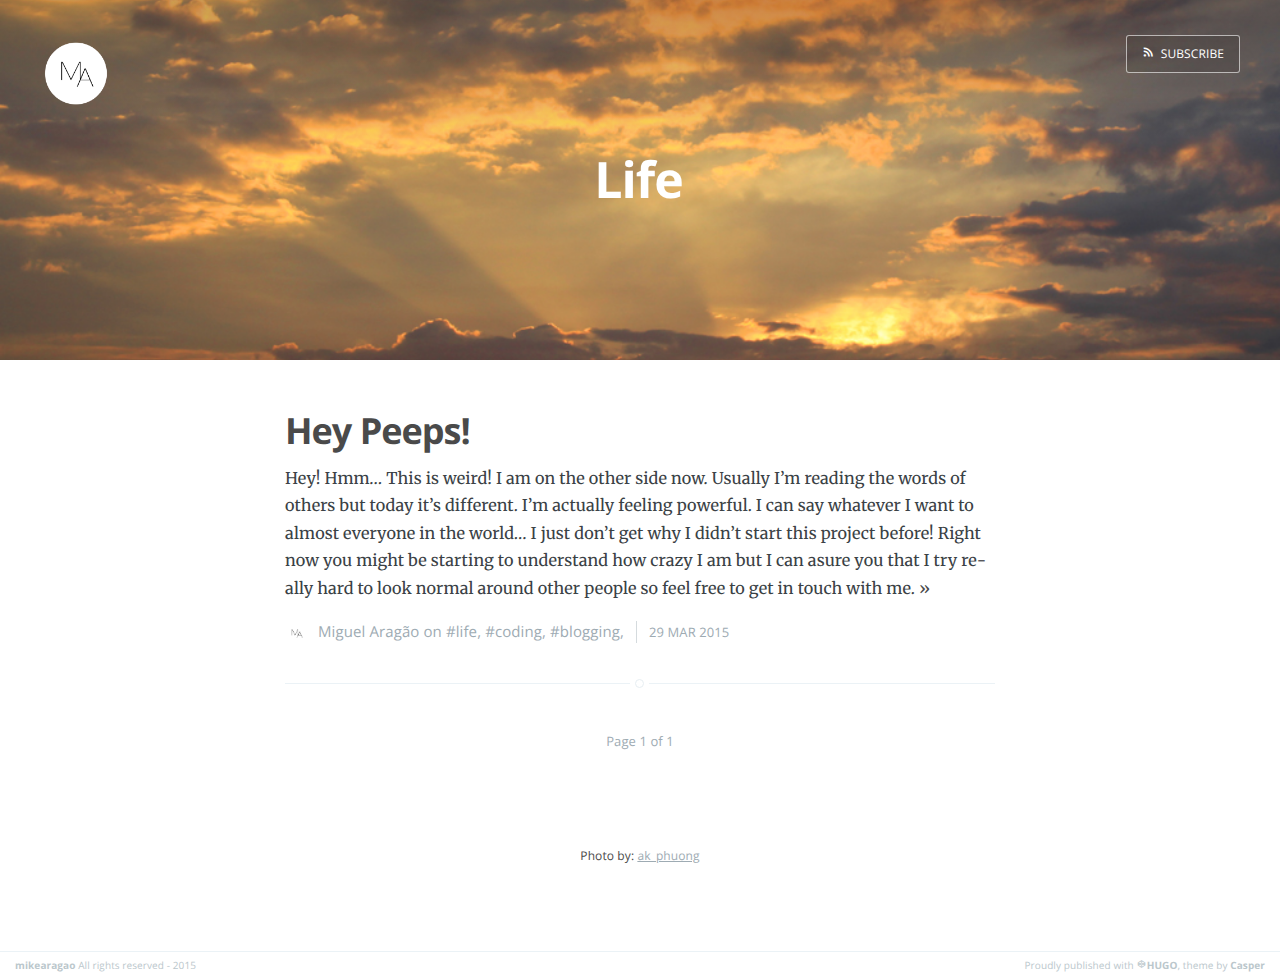
<file: tags/life/index.html>
<!DOCTYPE html>
<html lang="en-us">
<head>
    
    <meta charset="utf-8" />
    <meta http-equiv="X-UA-Compatible" content="IE=edge" />

  	<meta property="og:title" content=" Life &middot;  mikearagao" />
  	<meta property="og:site_name" content="mikearagao" />
  	<meta property="og:url" content="/tags/life/" />
    
    
    <meta property="og:type" content="website" />
    

  <title>
     Life &middot;  mikearagao
  </title>

    <meta name="description" content="living the coder life. web dev addict. crazy about ideas and new technologies. answer by the name of aragão around friends (mother calls me miguel). federer-er. former tennis player. currently under a roof in lisbon. proudly reachable on twitter." />

    <meta name="HandheldFriendly" content="True" />
    <meta name="viewport" content="width=device-width, initial-scale=1.0" />

    <link rel="shortcut icon" href="/images/favicon.ico?v=2">
	  <link rel="apple-touch-icon" href="/images/apple-touch-icon.png" />
    
    <link rel="stylesheet" type="text/css" href="/css/screen.css" />
    <link rel="stylesheet" type="text/css" href="//fonts.googleapis.com/css?family=Merriweather:300,700,700italic,300italic|Open+Sans:700,400" />

    
    <link href="/index.xml" rel="alternate" type="application/rss+xml" title="mikearagao" />
    
    
    
    <link href="/tags/life/index.xml" rel="alternate" type="application/rss+xml" title="Life &middot; mikearagao" />
    
    <meta name="generator" content="Hugo 0.14-DEV" />

    <link rel="canonical" href="/tags/life/" />

    
    <script>
      (function(i,s,o,g,r,a,m){i['GoogleAnalyticsObject']=r;i[r]=i[r]||function(){
      (i[r].q=i[r].q||[]).push(arguments)},i[r].l=1*new Date();a=s.createElement(o),
      m=s.getElementsByTagName(o)[0];a.async=1;a.src=g;m.parentNode.insertBefore(a,m)
      })(window,document,'script','//www.google-analytics.com/analytics.js','ga');

      ga('create', 'UA-61294491-1', 'auto');
      ga('send', 'pageview');

    </script>
    
</head>
<body class="nav-closed">

  <div class="nav">
    <h3 class="nav-title">Menu</h3>
    <a href="#" class="nav-close">
        <span class="hidden">Close</span>
    </a>
    <ul>
        
    </ul>
    <a class="subscribe-button icon-feed" href="/tags/life/index.xml">Subscribe</a>
</div>
<span class="nav-cover"></span>

 <div class="site-wrapper">



	<header class="main-header tag-head" style="background-image: url(/images/cover.jpg)">

    <nav class="main-nav overlay clearfix">
      
        <a class="blog-logo" href="/"><img src="/images/logo.png" alt="Home" /></a>
      
      
          <a class="menu-button icon-feed" href="/tags/life/index.xml">&nbsp;&nbsp;Subscribe</a>
      
    </nav>
    <div class="vertical">
        <div class="main-header-content inner">
            <h1 class="page-title">Life</h1>
            <h2 class="page-description">
                
            </h2>
        </div>
    </div>
</header>

<main class="content" role="main">
    

	<div class="extra-pagination inner">
    <nav class="pagination" role="navigation">
	
	<span class="page-number">Page 1 of 1</span>
	
</nav>

	</div>

	
	   
<article class="post post">
    <header class="post-header">
        <h2 class="post-title"><a href="/post/hey-peeps/">Hey Peeps!</a></h2>
    </header>
    <section class="post-excerpt">
        <p>Hey! Hmm&hellip; This is weird! I am on the other side now. Usually I&rsquo;m reading the words of others but today it&rsquo;s different. I&rsquo;m actually feeling powerful. I can say whatever I want to almost everyone in the world&hellip; I just don&rsquo;t get why I didn&rsquo;t start this project before! Right now you might be starting to understand how crazy I am but I can asure you that I try really hard to look normal around other people so feel free to get in touch with me. <a class="read-more" href="/post/hey-peeps/">&raquo;</a></p>
    </section>
    <footer class="post-meta">
        
            <img class="author-thumb" src="/images/logo.png" alt="Author image" nopin="nopin" />
        
        
            Miguel Aragão
        
        on 
            
                <a href="/tags/life/">#life</a>,
            
                <a href="/tags/coding/">#coding</a>,
            
                <a href="/tags/blogging/">#blogging</a>,
            
        
        <time class="post-date" datetime="2015-03-29T02:54:28&#43;01:00">
            29 Mar 2015
        </time>
    </footer>
</article>




	

	<nav class="pagination" role="navigation">
	
	<span class="page-number">Page 1 of 1</span>
	
</nav>


  
      <nav class="photo-credits">
          
              <p>Photo by: <a class="photo-credits" href="https://www.flickr.com/photos/54346769@N03/" target="_blank">ak_phuong</a></p>
          
      </nav>
  
</main>



    <footer class="site-footer clearfix">
        <section class="copyright"><a href="">mikearagao</a> All rights reserved - 2015</section>
        <section class="poweredby">Proudly published with <a class="icon-hugo" href="http://gohugo.io">HUGO</a>, theme by <a class="icon-theme" href="https://github.com/TryGhost/Casper">Casper</a></section>
    </footer>
    </div>
    <script type="text/javascript" src="/js/jquery.js"></script>
    <script type="text/javascript" src="/js/jquery.fitvids.js"></script>
    <script type="text/javascript" src="/js/index.js"></script>

</body>
</html>
</file>
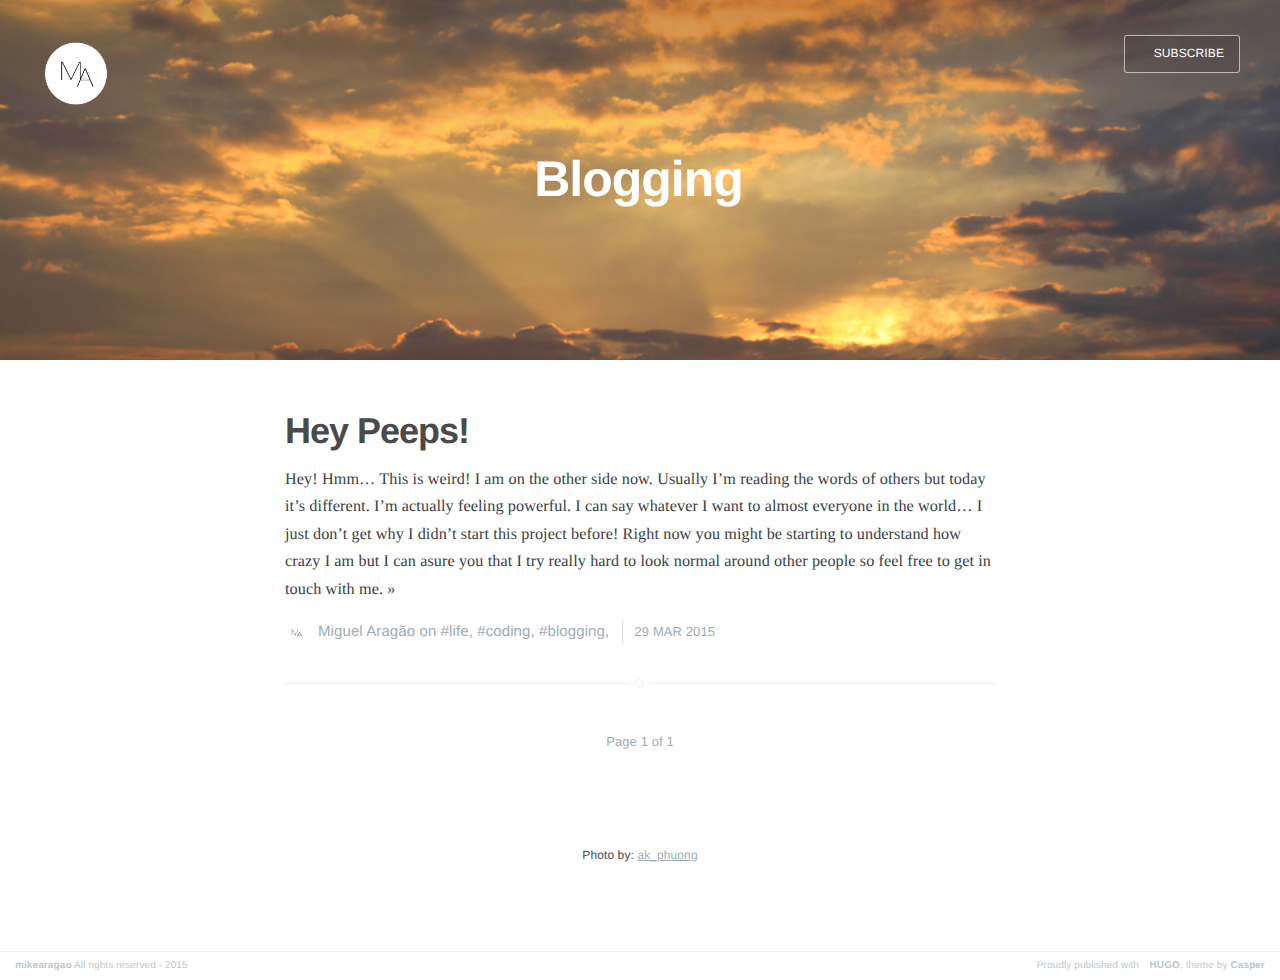
<file: tags/blogging/page/1/index.html>
<!DOCTYPE html><html><head><link rel="canonical" href="/tags/blogging/"/><meta http-equiv="content-type" content="text/html; charset=utf-8" /><meta http-equiv="refresh" content="0;url=/tags/blogging/" /></head></html>
</file>
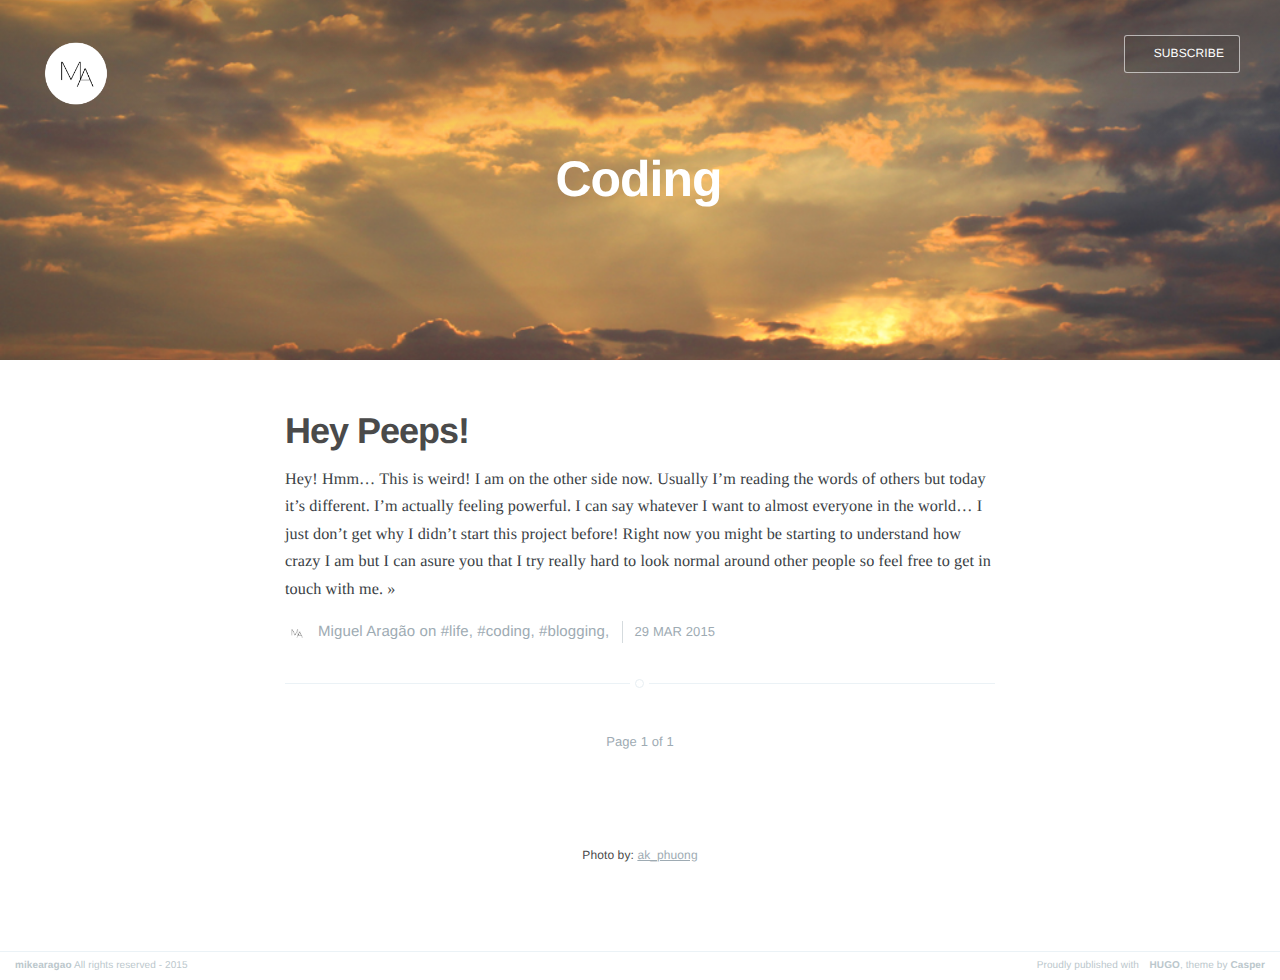
<file: tags/coding/page/1/index.html>
<!DOCTYPE html><html><head><link rel="canonical" href="/tags/coding/"/><meta http-equiv="content-type" content="text/html; charset=utf-8" /><meta http-equiv="refresh" content="0;url=/tags/coding/" /></head></html>
</file>
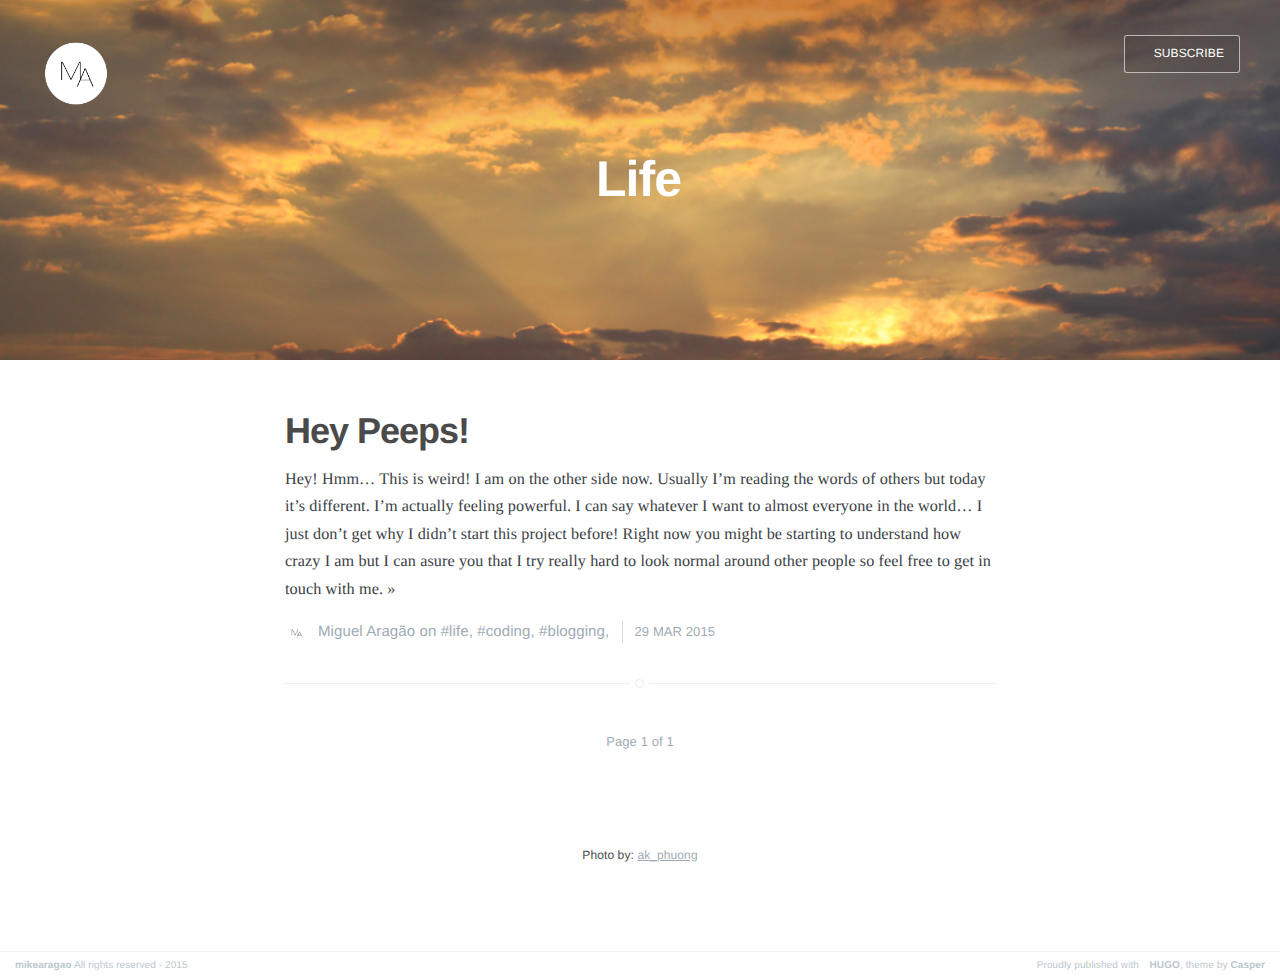
<file: tags/life/page/1/index.html>
<!DOCTYPE html><html><head><link rel="canonical" href="/tags/life/"/><meta http-equiv="content-type" content="text/html; charset=utf-8" /><meta http-equiv="refresh" content="0;url=/tags/life/" /></head></html>
</file>
<file: css/screen.css>
/* ==========================================================================
   Table of Contents
   ========================================================================== */

/*

    0.  Normalize
    1.  Icons
    2.  General
    3.  Utilities
    4.  General
    5.  Single Post
    6.  Tag Archive
    7.  Third Party Elements
    8.  Pagination
    9.  Footer
    10. Media Queries (Tablet)
    11. Media Queries (Mobile)
    12. Animations

*/

/* ==========================================================================
   My additions
   ========================================================================== */

.my-blog-logo {
    color: #fff;
    text-decoration: none;
}

.photo-credits {
    position: relative;
    width: 80%;
    max-width: 710px;
    margin: 8rem auto 0rem;
    font-family: "Open Sans", sans-serif;
    font-size: 1.2rem;
    color: #4a4a4a;
    text-align: center;
}

.photo-credits a {
    color: #9EABB3;
    transition: all 0.2s ease;
}

/* ==========================================================================
   0. Normalize.css v2.1.3 | MIT License | git.io/normalize | (minified)
   ========================================================================== */

article, aside, details,
figcaption, figure,
footer, header, hgroup,
main, nav, section,
summary { display: block; }
audio, canvas, video { display: inline-block; }
audio:not([controls]) { display: none; height: 0; }
[hidden], template { display: none; }
html {
   font-family: sans-serif;
   -ms-text-size-adjust: 100%;
   -webkit-text-size-adjust: 100%;
}
body { margin: 0; }
a { background: transparent; }
a:focus { outline: 0; }
a:active, a:hover { outline: 0; }
h1 { font-size: 2em; margin: 0.67em 0; }
abbr[title] { border-bottom: 1px dotted; }
b, strong { font-weight: 700; }
dfn { font-style: italic; }
hr {
   -moz-box-sizing: content-box;
   box-sizing: content-box;
   height: 0;
}
mark { background: #FF0; color: #000; }
code, kbd, pre,
samp { font-family: monospace, serif; font-size: 1em; }
pre { white-space: pre-wrap; }
q { quotes: "\201C" "\201D" "\2018" "\2019"; }
small { font-size: 80%; }
sub, sup {
   font-size: 75%;
   line-height: 0;
   position: relative;
   vertical-align: baseline;
}
sup { top: -0.5em; }
sub { bottom: -0.25em; }
img { border: 0; }
svg:not(:root) { overflow: hidden; }
figure { margin: 0; }
fieldset {
   border: 1px solid #c0c0c0;
   margin: 0 2px;
   padding: 0.35em 0.625em 0.75em;
}
legend { border: 0; padding: 0; }
button, input, select,
textarea { font-family: inherit; font-size: 100%; margin: 0; }
button, input { line-height: normal; }
button, select { text-transform: none; }
button, html input[type="button"],
input[type="reset"], input[type="submit"] {
   -webkit-appearance: button;
   cursor: pointer;
}
button[disabled], html input[disabled] { cursor: default; }
input[type="checkbox"],
input[type="radio"] { box-sizing: border-box; padding: 0; }
input[type="search"] {
   -webkit-appearance: textfield;
   -moz-box-sizing: content-box;
   -webkit-box-sizing: content-box;
   box-sizing: content-box;
}
input[type="search"]::-webkit-search-cancel-button,
input[type="search"]::-webkit-search-decoration { -webkit-appearance: none; }
button::-moz-focus-inner,
input::-moz-focus-inner { border: 0; padding: 0; }
textarea { overflow: auto; vertical-align: top; }
table { border-collapse: collapse; border-spacing: 0; }


/* ==========================================================================
   1. Icons - Sets up the icon font and respective classes
   ========================================================================== */

/* Import the font file with the icons in it */
@font-face {
  font-family: 'genericons';
  src: url('../fonts/Genericons.eot');
  src: url('../fonts/Genericons.eot?#iefix') format('embedded-opentype'),
       url('../fonts/Genericons.woff') format('woff'),
       url('../fonts/Genericons.ttf') format('truetype'),
       url('../fonts/Genericons.svg#entypo') format('svg');
  font-weight: normal; font-style: normal;
}

/* Apply these base styles to all icons */
[class^="icon-"]:before, [class*=" icon-"]:before {
    font-family: "genericons", "Open Sans", sans-serif;
    speak: none;
    font-style: normal;
    font-weight: normal;
    font-variant: normal;
    text-transform: none;
    line-height: 1;
    text-decoration: none !important;
    -webkit-font-smoothing: antialiased;
    -moz-osx-font-smoothing: grayscale;
}

/* Each icon is created by inserting the correct character into the
   content of the :before pseudo element. Like a boss. */
.icon-github:before {
    content: "\f200";
}

.icon-hugo:before{
    content:"\f216";
}

.icon-ghost:before {
    content: "\f100";
}
.icon-feed:before {
    content: "\f413";
}
.icon-twitter:before {
    content: "\f202";
}
.icon-google-plus:before {
    content: "\f206";
}
.icon-facebook:before {
    content: "\f203";
}
.icon-arrow-left:before {
    content: "\f431";
}
.icon-stats:before {
    content: "\f508";
}
.icon-location:before {
    content: "\f417";
}
.icon-link:before {
    content: "\f442";
}


/* ==========================================================================
   2. General - Setting up some base styles
   ========================================================================== */

html {
    height: 100%;
    max-height: 100%;
    font-size: 62.5%;
    -webkit-tap-highlight-color: rgba(0, 0, 0, 0);
}

body {
    height: 100%;
    max-height: 100%;
    font-family: "Merriweather", serif;
    letter-spacing: 0.01rem;
    font-size: 1.8rem;
    line-height: 1.75em;
    color: #3A4145;
    -webkit-font-feature-settings: 'kern' 1;
    -moz-font-feature-settings: 'kern' 1;
    -o-font-feature-settings: 'kern' 1;
    text-rendering: geometricPrecision;
}

::-moz-selection {
    background: #D6EDFF;
}

::selection {
    background: #D6EDFF;
}

h1, h2, h3,
h4, h5, h6 {
    -webkit-font-feature-settings: 'dlig' 1, 'liga' 1, 'lnum' 1, 'kern' 1;
    -moz-font-feature-settings: 'dlig' 1, 'liga' 1, 'lnum' 1, 'kern' 1;
    -o-font-feature-settings: 'dlig' 1, 'liga' 1, 'lnum' 1, 'kern' 1;
    color: #2E2E2E;
    line-height: 1.15em;
    margin: 0 0 0.4em 0;
    font-family: "Open Sans", sans-serif;
    text-rendering: geometricPrecision;
}

h1 {
    font-size: 5rem;
    letter-spacing: -2px;
    text-indent: -3px;
}

h2 {
    font-size: 3.6rem;
    letter-spacing: -1px;
}

h3 {
    font-size: 3rem;
}

h4 {
    font-size: 2.5rem;
}

h5 {
    font-size: 2rem;
}

h6 {
    font-size: 2rem;
}

a {
    color: #4A4A4A;
    transition: color 0.3s ease;
}

a:hover {
    color: #111;
}

p, ul, ol, dl {
    -webkit-font-feature-settings: 'liga' 1, 'onum' 1, 'kern' 1;
    -moz-font-feature-settings: 'liga' 1, 'onum' 1, 'kern' 1;
    -o-font-feature-settings: 'liga' 1, 'onum' 1, 'kern' 1;
    margin: 0 0 1.75em 0;
    text-rendering: geometricPrecision;
}

ol, ul {
    padding-left: 3rem;
}

ol ol, ul ul,
ul ol, ol ul {
    margin: 0 0 0.4em 0;
    padding-left: 2em;
}

dl dt {
    float: left;
    width: 180px;
    overflow: hidden;
    clear: left;
    text-align: right;
    text-overflow: ellipsis;
    white-space: nowrap;
    font-weight: 700;
    margin-bottom: 1em;
}

dl dd {
    margin-left: 200px;
    margin-bottom: 1em
}

li {
    margin: 0.4em 0;
}

li li {
    margin: 0;
}

hr {
    display: block;
    height: 1px;
    border: 0;
    border-top: #EFEFEF 1px solid;
    margin: 3.2em 0;
    padding: 0;
}

blockquote {
    -moz-box-sizing: border-box;
    box-sizing: border-box;
    margin: 1.75em 0 1.75em -2.2em;
    padding: 0 0 0 1.75em;
    border-left: #4A4A4A 0.4em solid;
}

blockquote p {
    margin: 0.8em 0;
    font-style: italic;
}

blockquote small {
    display: inline-block;
    margin: 0.8em 0 0.8em 1.5em;
    font-size: 0.9em;
    color: #CCC;
}

blockquote small:before { content: "\2014 \00A0"; }

blockquote cite {
    font-weight: 700;
}

blockquote cite a { font-weight: normal; }

mark {
    background-color: #FFC336;
}

code, tt {
    padding: 1px 3px;
    font-family: Inconsolata, monospace, sans-serif;
    font-size: 0.85em;
    white-space: pre-wrap;
    border: #E3EDF3 1px solid;
    background: #F7FAFB;
    border-radius: 2px;
}

pre {
    -moz-box-sizing: border-box;
    box-sizing: border-box;
    margin: 0 0 1.75em 0;
    border: #E3EDF3 1px solid;
    width: 100%;
    padding: 10px;
    font-family: Inconsolata, monospace, sans-serif;
    font-size: 0.9em;
    white-space: pre;
    overflow: auto;
    background: #F7FAFB;
    border-radius: 3px;
}

pre code, pre tt {
    font-size: inherit;
    white-space: pre-wrap;
    background: transparent;
    border: none;
    padding: 0;
}

kbd {
    display: inline-block;
    margin-bottom: 0.4em;
    padding: 1px 8px;
    border: #CCC 1px solid;
    color: #666;
    text-shadow: #FFF 0 1px 0;
    font-size: 0.9em;
    font-weight: 700;
    background: #F4F4F4;
    border-radius: 4px;
    box-shadow:
        0 1px 0 rgba(0, 0, 0, 0.2),
        0 1px 0 0 #fff inset;
}

table {
    -moz-box-sizing: border-box;
    box-sizing: border-box;
    margin: 1.75em 0;
    width: 100%;
    max-width: 100%;
    background-color: transparent;
}

table th,
table td {
    padding: 8px;
    line-height: 20px;
    text-align: left;
    vertical-align: top;
    border-top: #EFEFEF 1px solid;
}

table th { color: #000; }

table caption + thead tr:first-child th,
table caption + thead tr:first-child td,
table colgroup + thead tr:first-child th,
table colgroup + thead tr:first-child td,
table thead:first-child tr:first-child th,
table thead:first-child tr:first-child td {
    border-top: 0;
}

table tbody + tbody { border-top: #EFEFEF 2px solid; }

table table table { background-color: #FFF; }

table tbody > tr:nth-child(odd) > td,
table tbody > tr:nth-child(odd) > th {
    background-color: #F6F6F6;
}

table.plain tbody > tr:nth-child(odd) > td,
table.plain tbody > tr:nth-child(odd) > th {
   background: transparent;
}

iframe, .fluid-width-video-wrapper {
    display: block;
    margin: 1.75em 0;
}

/* When a video is inside the fitvids wrapper, drop the
margin on the iframe, cause it breaks stuff. */
.fluid-width-video-wrapper iframe {
    margin: 0;
}


/* ==========================================================================
   3. Utilities - These things get used a lot
   ========================================================================== */

/* Clears shit */
.clearfix:before,
.clearfix:after {
    content: " ";
    display: table;
}
.clearfix:after { clear: both; }
.clearfix { zoom: 1; }

/* Hides shit */
.hidden {
    text-indent: -9999px;
    visibility: hidden;
    display: none;
}

/* Creates a responsive wrapper that makes our content scale nicely */
.inner {
    position: relative;
    width: 80%;
    max-width: 710px;
    margin: 0 auto;
}

/* Centres vertically yo. (IE8+) */
.vertical {
    display: table-cell;
    vertical-align: middle;
}

/* Wraps the main content & footer */
.site-wrapper {
    position: relative;
    z-index: 10;
    min-height: 100%;
    background: #fff;
    -webkit-transition: -webkit-transform 0.5s ease;
            transition: transform 0.5s ease;
}

body.nav-opened .site-wrapper {
    overflow-x: hidden;
    -webkit-transform: translate3D(-240px, 0, 0);
        -ms-transform: translate3D(-240px, 0, 0);
            transform: translate3D(-240px, 0, 0);
    -webkit-transition: -webkit-transform 0.3s ease;
            transition: transform 0.3s ease;
}


/* ==========================================================================
   4. General - The main styles for the the theme
   ========================================================================== */

/* Big cover image on the home page */
.main-header {
    position: relative;
    display: table;
    width: 100%;
    height: 100vh;
    margin-bottom: 5rem;
    text-align: center;
    background: #222 no-repeat center center;
    background-size: cover;
    overflow: hidden;
}

.main-header .inner {
    width: 80%;
}

.main-nav {
    position: relative;
    padding: 35px 40px;
    margin: 0 0 30px 0;
}

.main-nav a {
    text-decoration: none;
    font-family: 'Open Sans', sans-serif;
}

/* Navigation */
body.nav-opened .nav-cover {
    position: fixed;
    top: 0;
    left: 0;
    right: 240px;
    bottom: 0;
    z-index: 200;
}

.nav {
    position: fixed;
    top: 0;
    right: 0;
    bottom: 0;
    z-index: 5;
    width: 240px;
    opacity: 0;
    background: #111;
    margin-bottom: 0;
    text-align: left;
    overflow-y: auto;
    -webkit-transition: -webkit-transform 0.5s ease,
                        opacity 0.3s ease 0.7s;
            transition: transform 0.5s ease,
                        opacity 0.3s ease 0.7s;
}

body.nav-closed .nav {
    -webkit-transform: translate3D(97px, 0, 0);
        -ms-transform: translate3D(97px, 0, 0);
            transform: translate3D(97px, 0, 0);
}

body.nav-opened .nav {
    opacity: 1;
    -webkit-transition: -webkit-transform 0.3s ease,
                        opacity 0s ease 0s;
            transition: transform 0.3s ease,
                        opacity 0s ease 0s;
    -webkit-transform: translate3D(0, 0, 0);
        -ms-transform: translate3D(0, 0, 0);
            transform: translate3D(0, 0, 0);
}

.nav-title {
    position: absolute;
    top: 45px;
    left: 30px;
    font-size: 16px;
    font-weight: 100;
    text-transform: uppercase;
    color: #fff;
}

.nav-close {
    position: absolute;
    top: 38px;
    right: 25px;
    width: 20px;
    height: 20px;
    padding: 0;
    font-size: 10px;
}

.nav-close:focus {
    outline: 0;
}

.nav-close:before,
.nav-close:after {
    content: '';
    position: absolute;
    top: 0;
    width: 20px;
    height: 1px;
    background: rgb(150,150,150);
    top: 15px;
    -webkit-transition: background 0.15s ease;
            transition: background 0.15s ease;
}

.nav-close:before {
    -webkit-transform: rotate(45deg);
        -ms-transform: rotate(45deg);
            transform: rotate(45deg);
}

.nav-close:after {
    -webkit-transform: rotate(-45deg);
        -ms-transform: rotate(-45deg);
            transform: rotate(-45deg);
}

.nav-close:hover:before,
.nav-close:hover:after {
    background: rgb(255,255,255);
}

.nav ul {
    padding: 90px 9% 5%;
    list-style: none;
    counter-reset: item;
}

.nav li:before {
    display: block;
    float: right;
    padding-right: 4%;
    padding-left: 5px;
    text-align: right;
    font-size: 1.2rem;
    vertical-align: bottom;
    color: #B8B8B8;
    content: counter(item, lower-roman);
    counter-increment: item;
}
.nav li {
    margin: 0;
}
.nav li a {
    text-decoration: none;
    line-height: 1.4;
    font-size: 1.4rem;
    display: block;
    padding: 0.6rem 4%;
    overflow: hidden;
    white-space: nowrap;
    text-overflow: ellipsis;
}
.nav li a:after {
    display: inline-block;
    content: " .......................................................";
    color: rgba(255,255,255,0.2);
    margin-left: 5px;
}
.nav .nav-current:before {
    color: #fff;
}
.nav .nav-current a:after {
    content: " ";
    border-bottom: rgba(255,255,255,0.5) 1px solid;
    width: 100%;
    height: 1px;
}

.nav a:link,
.nav a:visited {
    color: #B8B8B8;
}

.nav li.nav-current a,
.nav a:hover,
.nav a:active,
.nav a:focus {
    color: #fff;
}

.subscribe-button {
    -webkit-box-sizing: border-box;
    -moz-box-sizing: border-box;
    box-sizing: border-box;
    display: block;
    position: absolute;
    bottom: 30px;
    left: 30px;
    right: 30px;
    height: 38px;
    padding: 0 20px;
    color: #111 !important;
    text-align: center;
    font-size: 12px;
    font-family: "Open Sans", sans-serif;
    text-transform: uppercase;
    text-decoration: none;
    line-height: 35px;
    border-radius: 3px;
    background: #fff;
    transition: all ease 0.3s;
}
.subscribe-button:before {
    font-size: 9px;
    margin-right: 6px;
}


/* Create a bouncing scroll-down arrow on homepage with cover image */
.scroll-down {
    display: block;
    position: absolute;
    z-index: 100;
    bottom: 45px;
    left: 50%;
    margin-left: -16px;
    width: 34px;
    height: 34px;
    font-size: 44px;
    text-align: center;
    text-decoration: none;
    color: rgba(255,255,255,0.7);
    -webkit-animation: bounce 4s 2s infinite;
    animation: bounce 4s 2s infinite;
}

/* Stop it bouncing and increase contrast when hovered */
.scroll-down:hover {
    color: #fff;
    -webkit-animation: none;
    animation: none;
}

/* Put a semi-opaque radial gradient behind the icon to make it more visible
   on photos which happen to have a light background. */
.home-template .main-header:after {
    display: block;
    content: " ";
    width: 150px;
    height: 130px;
    border-radius: 100%;
    position: absolute;
    bottom: 0;
    left: 50%;
    margin-left: -75px;
    background: radial-gradient(ellipse at center,  rgba(0,0,0,0.15) 0%,rgba(0,0,0,0) 70%,rgba(0,0,0,0) 100%);
}

/* Hide when there's no cover image or on page2+ */
.no-cover .scroll-down,
.no-cover.main-header:after,
.archive-template .scroll-down,
.archive-template .main-header:after {
    display: none
}

/* Appears in the top right corner of your home page */
.blog-logo {
    display: block;
    float: left;
    background: none !important;
    border: none !important;
}

.blog-logo img {
    -webkit-box-sizing: border-box;
    -moz-box-sizing: border-box;
    box-sizing: border-box;
    display: block;
    height: 80px;
    padding: 1px 0 5px 0;
    width: auto;
}

.menu-button {
    -webkit-box-sizing: border-box;
    -moz-box-sizing: border-box;
    box-sizing: border-box;
    display: inline-block;
    float: right;
    height: 38px;
    padding: 0 15px;
    border: #bfc8cd 1px solid;
    opacity: 1;
    color: #9EABB3;
    text-align: center;
    font-size: 12px;
    text-transform: uppercase;
    line-height: 35px;
    white-space: nowrap;
    border-radius: 3px;
    background: rgba(0,0,0,0.1);
    transition: all 0.5s ease;
}
.menu-button:focus {
    outline: 0;
}
.menu-button .burger {
    font-size: 12px;
    margin-right: 6px;
}

body.nav-opened .menu-button {
    padding: 0 12px;
    background: #111 !important;
    border-color: #111 !important;
    color: #fff !important;
    -webkit-transform: translate3D(94px, 0, 0);
        -ms-transform: translate3D(94px, 0, 0);
            transform: translate3D(94px, 0, 0);
    transition: all 0.3s ease;
}
body.nav-opened .menu-button .word {
    opacity: 0;
    transition: all 0.3s ease;
}

/* Special styles when overlaid on an image*/
.main-nav.overlay {
    position: absolute;
    top: 0;
    left: 0;
    right: 0;
    height: 70px;
    border: none;
    background: linear-gradient(to bottom, rgba(0,0,0,0.2) 0%,rgba(0,0,0,0) 100%);
}
.no-cover .main-nav.overlay,
.no-cover .menu-button {
    background: none;
}

.main-nav.overlay a {
    color: #fff;
}

.main-nav.overlay .menu-button {
    border-color: rgba(255,255,255,0.6);
}

.main-nav.overlay a:hover {
    color: #222;
    border-color: #fff;
    background: #fff;
}

/* Add a border to the buttons on hover */
.menu-button:hover {
    border-color: #555;
    color: #555;
}

/* The details of your blog. Defined in ghost/settings/ */
.page-title {
    margin: 10px 0 10px 0;
    font-size: 5rem;
    letter-spacing: -1px;
    font-weight: 700;
    font-family: "Open Sans", sans-serif;
    color: #fff;
}

.page-description {
    margin: 0;
    font-size: 2rem;
    line-height: 1.5em;
    font-weight: 400;
    font-family: "Merriweather", serif;
    letter-spacing: 0.01rem;
    color: rgba(255,255,255,0.8);
}

.no-cover.main-header {
    min-height: 160px;
    max-height: 40vh;
    background: #f5f8fa;
}

.no-cover .page-title {
    color: rgba(0,0,0,0.8);
}

.no-cover .page-description {
    color: rgba(0,0,0,0.5);
}

.no-cover .main-nav.overlay .menu-button {
    color: rgba(0,0,0,0.4);
    border-color: rgba(0,0,0,0.3);
}

/* Add subtle load-in animation for content on the home page */
.home-template .page-title {
    -webkit-animation: fade-in-down 0.6s;
    animation: fade-in-down 0.6s;
    -webkit-animation-delay: 0.2s;
    animation-delay: 0.2s;
}
.home-template .page-description {
    -webkit-animation: fade-in-down 0.9s;
    animation: fade-in-down 0.9s;
    -webkit-animation-delay: 0.1s;
    animation-delay: 0.1s;
}

/* Every post, on every page, gets this style on its <article> tag */
.post {
    position: relative;
    width: 80%;
    max-width: 710px;
    margin: 4rem auto;
    padding-bottom: 4rem;
    border-bottom: #EBF2F6 1px solid;
    word-wrap: break-word;
    -moz-hyphens: auto;
    -ms-hyphens: auto;
    -webkit-hyphens: auto;
    hyphens: auto;
}

/* Add a little circle in the middle of the border-bottom on our .post
   just for the lolz and stylepoints. */
.post:after {
    display: block;
    content: "";
    width: 7px;
    height: 7px;
    border: #E7EEF2 1px solid;
    position: absolute;
    bottom: -5px;
    left: 50%;
    margin-left: -5px;
    background: #FFF;
    border-radius: 100%;
    box-shadow: #FFF 0 0 0 5px;
}

body:not(.post-template) .post-title {
    font-size: 3.6rem;
}

.post-title a {
    text-decoration: none;
}

.post-excerpt p {
    margin: 0;
    font-size: 0.9em;
    line-height: 1.7em;
}

.read-more {
    text-decoration: none;
}

.post-meta {
    display: block;
    margin: 1.75rem 0 0 0;
    font-family: "Open Sans", sans-serif;
    font-size: 1.5rem;
    line-height: 2.2rem;
    color: #9EABB3;
}

.author-thumb {
    width: 24px;
    height: 24px;
    float: left;
    margin-right: 9px;
    border-radius: 100%;
}

.post-meta a {
    color: #9EABB3;
    text-decoration: none;
}

.post-meta a:hover {
    text-decoration: underline;
}

.user-meta {
    position: relative;
    padding: 0.3rem 40px 0 100px;
    min-height: 77px;
}

.post-date {
    display: inline-block;
    margin-left: 8px;
    padding-left: 12px;
    border-left: #d5dbde 1px solid;
    text-transform: uppercase;
    font-size: 1.3rem;
    white-space: nowrap;
}

.user-image {
    position: absolute;
    top: 0;
    left: 0;
}

.user-name {
    display: block;
    font-weight: 700;
}

.user-bio {
    display: block;
    max-width: 440px;
    font-size: 1.4rem;
    line-height: 1.5em;
}

.publish-meta {
    position: absolute;
    top: 0;
    right: 0;
    padding: 4.3rem 0 4rem 0;
    text-align: right;
}

.publish-heading {
    display: block;
    font-weight: 700;
}

.publish-date {
    display: block;
    font-size: 1.4rem;
    line-height: 1.5em;
}


/* ==========================================================================
   5. Single Post - When you click on an individual post
   ========================================================================== */

.post-template .post-header {
   margin-bottom: 3.4rem;
}

.post-template .post-title {
    margin-bottom: 0;
}

.post-template .post-meta {
    margin: 0;
}

.post-template .post-date {
    padding: 0;
    margin: 0;
    border: none;
}

/* Stop elements, such as img wider than the post content, from
   creating horizontal scroll - slight hack due to imperfections
   with browser width % calculations and rounding */
.post-template .content {
    overflow: hidden;
}

/* Tweak the .post wrapper style */
.post-template .post {
    margin-top: 0;
    border-bottom: none;
    padding-bottom: 0;
}

/* Kill that stylish little circle that was on the border, too */
.post-template .post:after {
    display: none;
}

/* Keep images centered, and allow images wider than the main
   text column to break out. */
.post-content img {
    display: block;
    max-width: 126%;
    height: auto;
    padding: 0.6em 0;
    /* Centers an image by (1) pushing its left edge to the
       center of its container and (2) shifting the entire image
       in the opposite direction by half its own width.
       Works for images that are larger than their containers. */
    position: relative;
    left: 50%;
    -webkit-transform: translateX(-50%); /* for Safari and iOS */
    -ms-transform: translateX(-50%); /* for IE9 */
    transform: translateX(-50%);
}

/* The author credit area after the post */
.post-footer {
    position: relative;
    margin: 6rem 0 0 0;
    padding: 6rem 0 0 0;
    border-top: #EBF2F6 1px solid;
}

.post-footer h4 {
    font-size: 1.8rem;
    margin: 0;
}

.post-footer p {
    margin: 1rem 0;
    font-size: 1.4rem;
    line-height: 1.75em;
}

/* list of author links - location / url */
.author-meta {
    padding: 0;
    margin: 0;
    list-style: none;
    font-size: 1.4rem;
    line-height: 1;
    font-style: italic;
    color: #9EABB3;
}

.author-meta a {
    color: #9EABB3;
}
.author-meta a:hover {
    color: #111;
}

/* Create some space to the right for the share links */
.post-footer .author {
    margin-right: 180px;
}

.post-footer h4 a {
    color: #2e2e2e;
    text-decoration: none;
}

.post-footer h4 a:hover {
    text-decoration: underline;
}

/* Drop the share links in the space to the right.
   Doing it like this means it's easier for the author bio
   to be flexible at smaller screen sizes while the share
   links remain at a fixed width the whole time */
.post-footer .share {
    position: absolute;
    top: 6rem;
    right: 0;
    width: 140px;
}

.post-footer .share a {
    font-size: 1.8rem;
    display: inline-block;
    margin: 1rem 1.6rem 1.6rem 0;
    color: #BBC7CC;
    text-decoration: none;
}

.post-footer .share a:hover {
    color: #50585D;
}


/* ==========================================================================
   6. Author profile
   ========================================================================== */

.post-head.main-header {
    height: 65vh;
    min-height: 180px;
}

.no-cover.post-head.main-header {
    height: 85px;
    min-height: 0;
    margin-bottom: 0;
    background: transparent;
}

.tag-head.main-header {
    height: 40vh;
    min-height: 180px;
}

.author-head.main-header {
    height: 40vh;
    min-height: 180px;
}

.no-cover.author-head.main-header {
    height: 10vh;
    min-height: 100px;
    background: transparent;
}

.author-profile {
    padding: 0 15px 5rem 15px;
    border-bottom: #EBF2F6 1px solid;
    text-align: center;
}

/* Add a little circle in the middle of the border-bottom */
.author-profile:after {
    display: block;
    content: "";
    width: 7px;
    height: 7px;
    border: #E7EEF2 1px solid;
    position: absolute;
    bottom: -5px;
    left: 50%;
    margin-left: -5px;
    background: #FFF;
    border-radius: 100%;
    box-shadow: #FFF 0 0 0 5px;
}

.author-image {
    -webkit-box-sizing: border-box;
    -moz-box-sizing: border-box;
    box-sizing: border-box;
    display: block;
    position: absolute;
    top: -40px;
    left: 50%;
    margin-left: -40px;
    width: 80px;
    height: 80px;
    border-radius: 100%;
    overflow: hidden;
    padding: 6px;
    background: #fff;
    z-index: 2;
    box-shadow: #E7EEF2 0 0 0 1px;
}

.author-image .img {
    position: relative;
    display: block;
    width: 100%;
    height: 100%;
    background-size: cover;
    background-position: center center;
    border-radius: 100%;
}

.author-profile .author-image {
    position: relative;
    left: auto;
    top: auto;
    width: 120px;
    height: 120px;
    padding: 3px;
    margin: -100px auto 0 auto;
    box-shadow: none;
}

.author-title {
    margin: 1.5rem 0 1rem;
}

.author-bio {
    font-size: 1.8rem;
    line-height: 1.5em;
    font-weight: 200;
    color: #50585D;
    letter-spacing: 0;
    text-indent: 0;
}

.author-meta {
    margin: 1.6rem 0;
}
/* Location, website, and link */
.author-profile .author-meta {
    margin: 2rem 0;
    font-family: "Merriweather", serif;
    letter-spacing: 0.01rem;
    font-size: 1.7rem;
}
.author-meta span {
    display: inline-block;
    margin: 0 2rem 1rem 0;
    word-wrap: break-word;
}
.author-meta a {
    text-decoration: none;
}

/* Turn off meta for page2+ to make room for extra
   pagination prev/next links */
.archive-template .author-profile .author-meta {
    display: none;
}

/* ==========================================================================
   7. Third Party Elements - Embeds from other services
   ========================================================================== */

/* Github */
.gist table {
    margin: 0;
    font-size: 1.4rem;
}
.gist td {
    line-height: 1.4;
}
.gist .line-number {
    min-width: 25px;
}

/* Pastebin */
.content .embedPastebin {
    margin-bottom: 1.75em;
}

/* ==========================================================================
   8. Pagination - Tools to let you flick between pages
   ========================================================================== */

/* The main wrapper for our pagination links */
.pagination {
    position: relative;
    width: 80%;
    max-width: 710px;
    margin: 4rem auto;
    font-family: "Open Sans", sans-serif;
    font-size: 1.3rem;
    color: #9EABB3;
    text-align: center;
}

.pagination a {
    color: #9EABB3;
    transition: all 0.2s ease;
}

/* Push the previous/next links out to the left/right */
.older-posts,
.newer-posts {
    position: absolute;
    display: inline-block;
    padding: 0 15px;
    border: #bfc8cd 1px solid;
    text-decoration: none;
    border-radius: 4px;
    transition: border 0.3s ease;
}

.older-posts {
    right: 0;
}

.page-number {
    display: inline-block;
    padding: 2px 0;
    min-width: 100px;
}

.newer-posts {
    left: 0;
}

.older-posts:hover,
.newer-posts:hover {
    color: #889093;
    border-color: #98a0a4;
}

.extra-pagination {
    display: none;
    border-bottom: #EBF2F6 1px solid;
}
.extra-pagination:after {
    display: block;
    content: "";
    width: 7px;
    height: 7px;
    border: #E7EEF2 1px solid;
    position: absolute;
    bottom: -5px;
    left: 50%;
    margin-left: -5px;
    background: #FFF;
    border-radius: 100%;
    box-shadow: #FFF 0 0 0 5px;
}
.extra-pagination .pagination {
    width: auto;
}

/* On page2+ make all the headers smaller */
.archive-template .main-header {
    max-height: 30vh;
}

/* On page2+ show extra pagination controls at the top of post list */
.archive-template .extra-pagination {
    display: block;
}


/* ==========================================================================
   9. Footer - The bottom of every page
   ========================================================================== */

.site-footer {
    position: relative;
    margin: 8rem 0 0 0;
    padding: 0.5rem 15px;
    border-top: #EBF2F6 1px solid;
    font-family: "Open Sans", sans-serif;
    font-size: 1rem;
    line-height: 1.75em;
    color: #BBC7CC;
}

.site-footer a {
    color: #BBC7CC;
    text-decoration: none;
    font-weight: bold;
}

.site-footer a:hover {
    color: #50585D;
}

.poweredby {
    display: block;
    width: 45%;
    float: right;
    text-align: right;
}

.copyright {
    display: block;
    width: 45%;
    float: left;
}


/* ==========================================================================
   10. Media Queries - Smaller than 900px
   ========================================================================== */

@media only screen and (max-width: 900px) {

    blockquote {
        margin-left: 0;
    }

    .main-header {
        -webkit-box-sizing: border-box;
        -moz-box-sizing: border-box;
        box-sizing: border-box;
        height: auto;
        min-height: 240px;
        height: 60vh;
        padding: 15% 0;
    }

    .scroll-down,
    .home-template .main-header:after { display: none; }

    .archive-template .main-header {
        min-height: 180px;
        padding: 10% 0;
    }

    .blog-logo img {
        padding: 4px 0;
    }

    .page-title {
        font-size: 4rem;
        letter-spacing: -1px;
    }

    .page-description {
        font-size: 1.8rem;
        line-height: 1.5em;
    }

    .post {
        font-size: 0.95em
    }

    body:not(.post-template) .post-title {
        font-size: 3.2rem;
    }

    hr {
        margin: 2.4em 0;
    }

    ol, ul {
        padding-left: 2em;
    }

    h1 {
        font-size: 4.5rem;
        text-indent: -2px;
    }

    h2 {
        font-size: 3.6rem;
    }

    h3 {
        font-size: 3.1rem;
    }

    h4 {
        font-size: 2.5rem;
    }

    h5 {
        font-size: 2.2rem;
    }

    h6 {
        font-size: 1.8rem;
    }

    .author-profile {
        padding-bottom: 4rem;
    }

    .author-profile .author-bio {
        font-size: 1.6rem;
    }

    .author-meta span {
        display: block;
        margin: 1.5rem 0;
    }
    .author-profile .author-meta span {
        font-size: 1.6rem;
    }

    .post-head.main-header {
        height:45vh;
    }

    .tag-head.main-header,
    .author-head.main-header {
        height: 30vh;
    }

    .no-cover.post-head.main-header {
        height: 55px;
        padding: 0;
    }

    .no-cover.author-head.main-header {
        padding: 0;
    }

}


/* ==========================================================================
   11. Media Queries - Smaller than 500px
   ========================================================================== */

@media only screen and (max-width: 500px) {

    .main-header {
        margin-bottom: 15px;
        height: 40vh;
    }

    .no-cover.main-header {
        height: 30vh;
    }

    .archive-template .main-header {
        max-height: 20vh;
        min-height: 160px;
        padding: 10% 0;
    }

    .main-nav {
        padding: 5px;
        margin-bottom: 2rem;
    }

    .blog-logo {
        padding: 5px;
    }

    .blog-logo img {
        height: 30px;
    }

    .menu-button {
        padding: 0 5px;
        border-radius: 0;
        border-color: transparent;
        color: #2e2e2e;
        background: transparent;
    }
    .menu-button:hover {
        color: #2e2e2e;
        border-color: transparent;
        background: none;
    }
    body.nav-opened .menu-button {
        background: none !important;
        border: transparent !important;
    }

    .main-nav.overlay a:hover {
        color: #fff;
        border-color: transparent;
        background: transparent;
    }

    .no-cover .main-nav.overlay {
        background: none;
    }
    .no-cover .main-nav.overlay .menu-button {
        border: none;
    }

    .main-nav.overlay .menu-button {
        border-color: transparent;
    }

    .nav-title {
        top: 25px;

    }

    .nav-close {
        position: absolute;
        top: 18px;
    }

    .nav ul {
        padding: 60px 9% 5%;
    }

    .inner,
    .pagination {
        width: auto;
        margin: 2rem auto;
    }

    .post {
        width: auto;
        margin-top: 2rem;
        margin-bottom: 2rem;
        margin-left: 16px;
        margin-right: 16px;
        padding-bottom: 2rem;
        line-height: 1.65em;
    }

    .post-date {
        display: none;
    }

    .post-template .post-header {
        margin-bottom: 2rem;
    }

    .post-template .post-date {
        display: inline-block;
    }

    hr {
        margin: 1.75em 0;
    }

    p, ul, ol, dl {
        font-size: 0.95em;
        margin: 0 0 2.5rem 0;
    }

    .page-title {
        font-size: 3rem;
    }

    .post-excerpt p {
        font-size: 0.85em;
    }

    .page-description {
        font-size: 1.6rem;
    }

    h1, h2, h3,
    h4, h5, h6 {
        margin: 0 0 0.3em 0;
    }

    h1 {
        font-size: 2.8rem;
        letter-spacing: -1px;
    }

    h2 {
        font-size: 2.4rem;
        letter-spacing: 0;
    }

    h3 {
        font-size: 2.1rem;
    }

    h4 {
        font-size: 1.9rem;
    }

    h5 {
        font-size: 1.8rem;
    }

    h6 {
        font-size: 1.8rem;
    }

    body:not(.post-template) .post-title {
        font-size: 2.5rem;
    }

    .post-template .post {
        padding-bottom: 0;
        margin-bottom: 0;
    }

    .post-template .site-footer {
        margin-top: 0;
    }

    .post-content img {
        padding: 0;
        width: calc(100% + 32px); /* expand with to image + margins */
        min-width: 0;
        max-width: 112%; /* fallback when calc doesn't work */
    }

    .post-meta {
        font-size: 1.3rem;
        margin-top: 1rem;
    }

    .post-footer {
        padding: 5rem 0 3rem 0;
        text-align: center;
    }

    .post-footer .author {
        margin: 0 0 2rem 0;
        padding: 0 0 1.6rem 0;
        border-bottom: #EBF2F6 1px dashed;
    }

    .post-footer .share {
        position: static;
        width: auto;
    }

    .post-footer .share a {
        margin: 1.4rem 0.8rem 0 0.8rem;
    }

    .author-meta li {
        float: none;
        margin: 0;
        line-height: 1.75em;
    }

    .author-meta li:before {
        display: none;
    }

    .older-posts,
    .newer-posts {
        position: static;
        margin: 10px 0;
    }

    .page-number {
        display: block;
    }

    .site-footer {
        margin-top: 3rem;
    }

    .author-profile {
        padding-bottom: 2rem;
    }

    .post-head.main-header {
        height: 30vh;
    }

    .tag-head.main-header,
    .author-head.main-header {
        height: 20vh;
    }

    .author-profile .author-image {
        margin-top: -70px;
    }

    .author-profile .author-meta span {
        font-size: 1.4rem;
    }

    .archive-template .main-header .page-description {
        display: none;
    }

}


/* ==========================================================================
   12. Animations
   ========================================================================== */

/* Used to fade in title/desc on the home page */
@-webkit-keyframes fade-in-down {
    0% {
        opacity: 0;
        -webkit-transform: translateY(-10px);
        transform: translateY(-10px);
    }
    100% {
        opacity: 1;
        -webkit-transform: translateY(0);
        transform: translateY(0);
    }
}
@keyframes fade-in-down {
    0% {
        opacity: 0;
        -webkit-transform: translateY(-10px);
        transform: translateY(-10px);
    }
    100% {
        opacity: 1;
        -webkit-transform: translateY(0);
        transform: translateY(0);
    }
}

/* Used to bounce .scroll-down on home page */
@-webkit-keyframes bounce {
    0%, 10%, 25%, 40%, 50% {
        -webkit-transform: translateY(0) ;
                transform: translateY(0) ;
    }
    20% {
        -webkit-transform: translateY(-10px) ;
                transform: translateY(-10px) ;
    }
    30% {
        -webkit-transform: translateY(-5px) ;
                transform: translateY(-5px) ;
    }
}
@keyframes bounce {
    0%, 20%, 50%, 80%, 100% {
        -webkit-transform: translateY(0) ;
                transform: translateY(0) ;
    }
    40% {
        -webkit-transform: translateY(-10px) ;
                transform: translateY(-10px) ;
    }
    60% {
        -webkit-transform: translateY(-5px) ;
                transform: translateY(-5px) ;
    }
}


/* ==========================================================================
   End of file. Animations should be the last thing here. Do not add stuff
   below this point, or it will probably fuck everything up.
   ========================================================================== */
</file>
